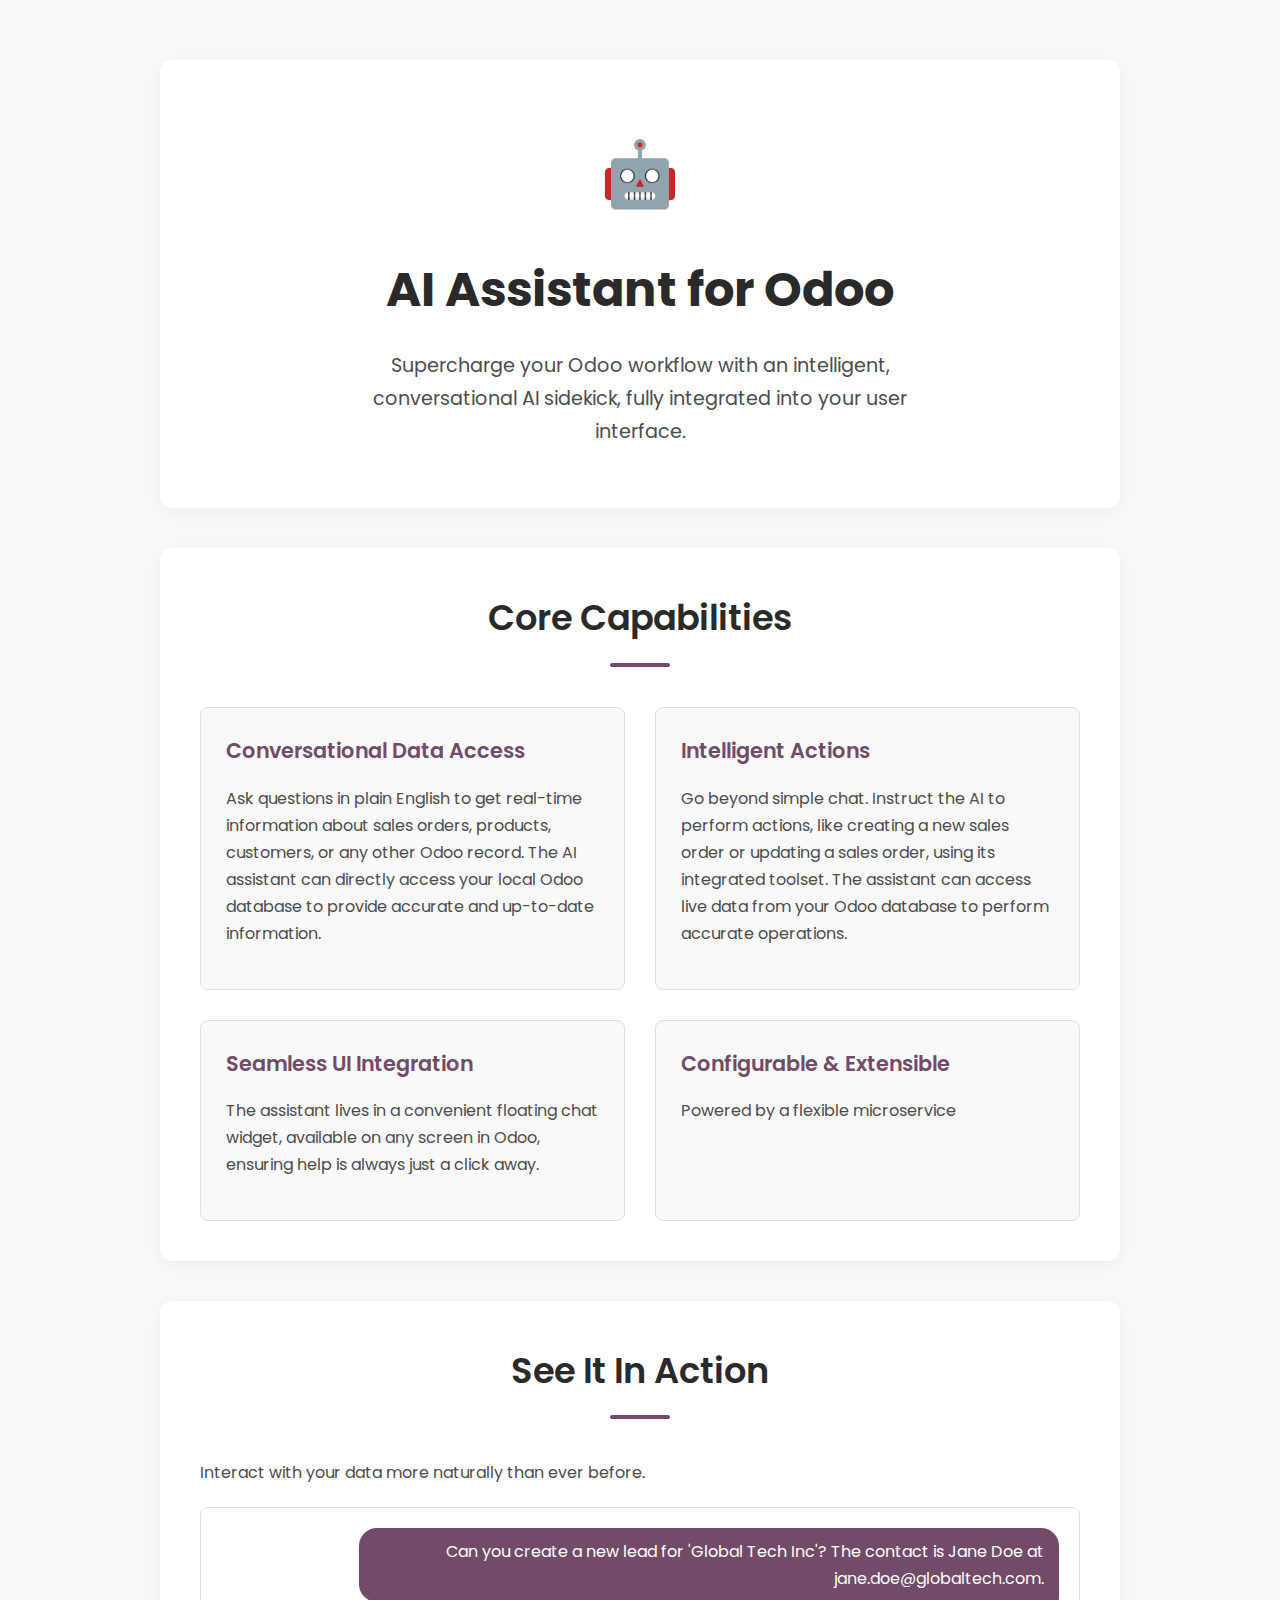
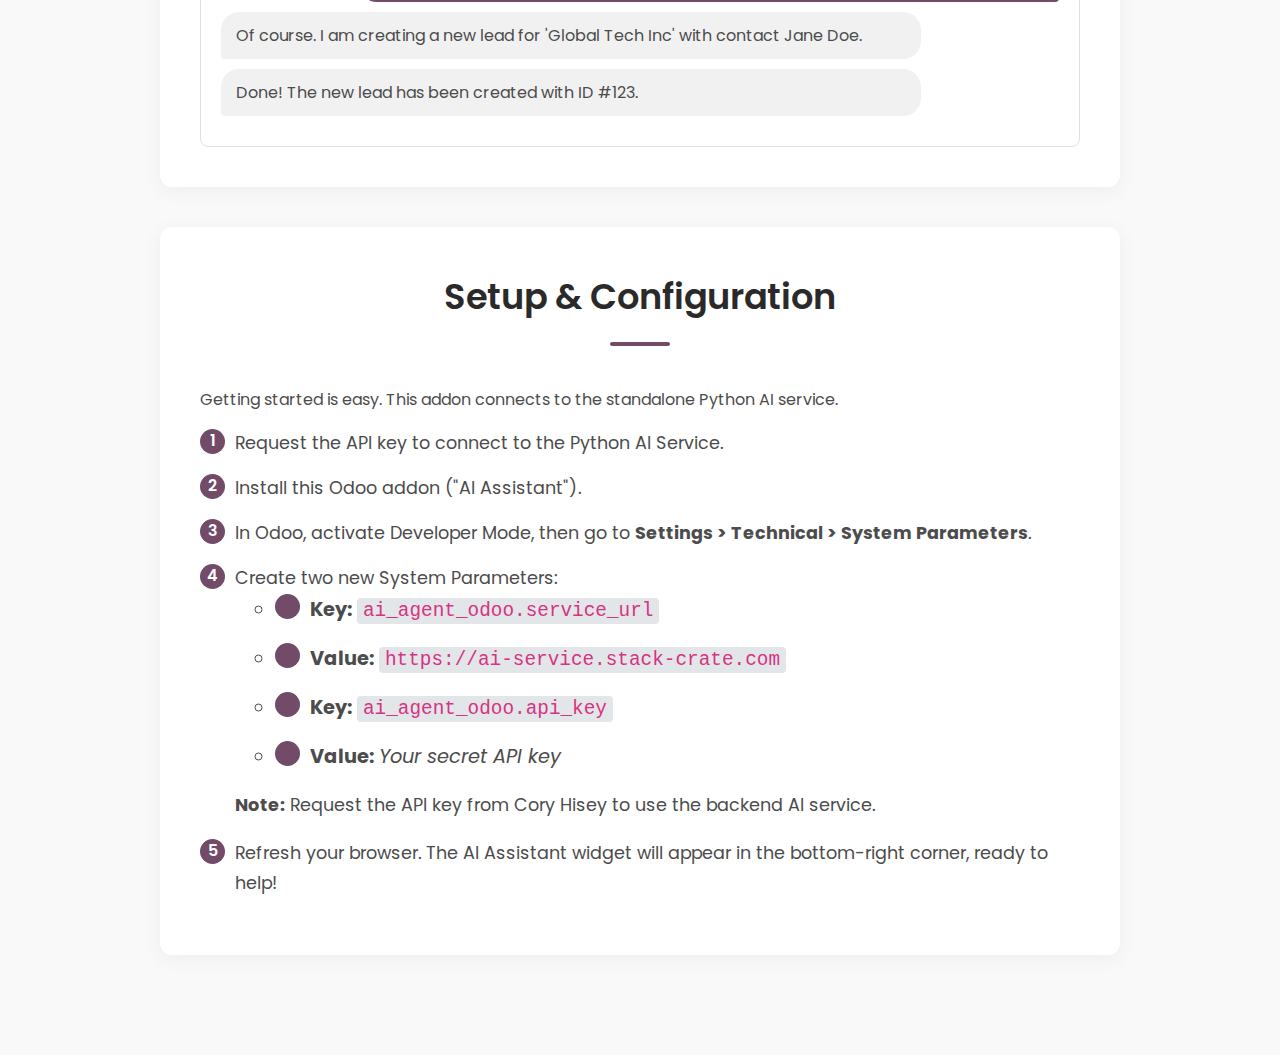
<file: ai_agent_odoo/static/description/index.html>
<!DOCTYPE html>
<html lang="en">
<head>
    <meta charset="UTF-8">
    <meta name="viewport" content="width=device-width, initial-scale=1.0">
    <title>AI Assistant for Odoo</title>
    <link rel="preconnect" href="https://fonts.googleapis.com">
    <link rel="preconnect" href="https://fonts.gstatic.com" crossorigin>
    <link href="https://fonts.googleapis.com/css2?family=Poppins:wght@400;600;700&display=swap" rel="stylesheet">
    <style>
        :root {
            --primary-color: #714B67; /* Odoo-inspired Purple */
            --secondary-color: #27ae60; /* A nice green for success */
            --text-color: #4c4c4c;
            --heading-color: #2a2a2a;
            --bg-color: #f9f9f9;
            --card-bg: #ffffff;
            --border-color: #e0e0e0;
        }

        body {
            font-family: 'Poppins', sans-serif;
            line-height: 1.7;
            color: var(--text-color);
            background-color: var(--bg-color);
            margin: 0;
            padding: 0;
        }

        .container {
            max-width: 960px;
            margin: 40px auto;
            padding: 20px;
        }

        .hero {
            text-align: center;
            padding: 60px 20px;
            background-color: var(--card-bg);
            border-radius: 12px;
            box-shadow: 0 4px 20px rgba(0, 0, 0, 0.05);
            margin-bottom: 40px;
        }

        .hero h1 {
            font-size: 3em;
            font-weight: 700;
            color: var(--heading-color);
            margin: 0;
        }

        .hero .icon {
            font-size: 4em;
            color: var(--primary-color);
            margin-bottom: 20px;
        }

        .hero p {
            font-size: 1.2em;
            color: var(--text-color);
            max-width: 600px;
            margin: 20px auto 0;
        }
        
        section {
            background: var(--card-bg);
            padding: 40px;
            border-radius: 12px;
            box-shadow: 0 4px 20px rgba(0, 0, 0, 0.05);
            margin-bottom: 40px;
        }

        h2 {
            font-size: 2.2em;
            font-weight: 600;
            color: var(--heading-color);
            text-align: center;
            margin-top: 0;
            margin-bottom: 40px;
            position: relative;
        }
        
        h2::after {
            content: '';
            display: block;
            width: 60px;
            height: 4px;
            background-color: var(--primary-color);
            border-radius: 2px;
            margin: 15px auto 0;
        }

        .features-grid {
            display: grid;
            grid-template-columns: repeat(auto-fit, minmax(280px, 1fr));
            gap: 30px;
        }

        .feature-card {
            background-color: var(--bg-color);
            padding: 25px;
            border-radius: 8px;
            border: 1px solid var(--border-color);
            transition: transform 0.3s ease, box-shadow 0.3s ease;
        }

        .feature-card:hover {
            transform: translateY(-5px);
            box-shadow: 0 8px 25px rgba(0, 0, 0, 0.08);
        }

        .feature-card h3 {
            font-size: 1.3em;
            font-weight: 600;
            color: var(--primary-color);
            margin-top: 0;
            margin-bottom: 10px;
        }

        .chat-example {
            border: 1px solid var(--border-color);
            border-radius: 8px;
            margin-top: 20px;
            padding: 20px;
        }
        
        .chat-bubble {
            padding: 10px 15px;
            border-radius: 18px;
            max-width: 80%;
            margin-bottom: 10px;
        }
        
        .user-bubble {
            background-color: var(--primary-color);
            color: white;
            margin-left: auto;
            text-align: right;
            border-bottom-right-radius: 4px;
        }

        .ai-bubble {
            background-color: #f1f1f1;
            color: var(--text-color);
            margin-right: auto;
            border-bottom-left-radius: 4px;
        }
        
        .setup-steps {
            list-style: none;
            padding-left: 0;
        }
        
        .setup-steps li {
            position: relative;
            padding-left: 35px;
            margin-bottom: 15px;
            font-size: 1.1em;
        }
        
        .setup-steps li::before {
            content: attr(data-step);
            position: absolute;
            left: 0;
            top: 0;
            width: 25px;
            height: 25px;
            background-color: var(--primary-color);
            color: white;
            border-radius: 50%;
            font-weight: 600;
            display: flex;
            align-items: center;
            justify-content: center;
            font-size: 0.9em;
        }
        
        code {
            background-color: #e3e6e8;
            padding: 2px 6px;
            border-radius: 4px;
            font-family: 'Courier New', Courier, monospace;
            color: #d63384;
        }
        
    </style>
</head>
<body>
    <div class="container">
        <header class="hero">
            <div class="icon">🤖</div>
            <h1>AI Assistant for Odoo</h1>
            <p>Supercharge your Odoo workflow with an intelligent, conversational AI sidekick, fully integrated into your user interface.</p>
        </header>

        <section id="features">
            <h2>Core Capabilities</h2>
            <div class="features-grid">
                <div class="feature-card">
                    <h3>Conversational Data Access</h3>
                    <p>Ask questions in plain English to get real-time information about sales orders, products, customers, or any other Odoo record. The AI assistant can directly access your local Odoo database to provide accurate and up-to-date information.</p>
                </div>
                <div class="feature-card">
                    <h3>Intelligent Actions</h3>
                    <p>Go beyond simple chat. Instruct the AI to perform actions, like creating a new sales order or updating a sales order, using its integrated toolset. The assistant can access live data from your Odoo database to perform accurate operations.</p>
                </div>
                <div class="feature-card">
                    <h3>Seamless UI Integration</h3>
                    <p>The assistant lives in a convenient floating chat widget, available on any screen in Odoo, ensuring help is always just a click away.</p>
                </div>
                <div class="feature-card">
                    <h3>Configurable & Extensible</h3>
                    <p>Powered by a flexible microservice</p>
                </div>
            </div>
        </section>

        <section id="how-it-works">
            <h2>See It In Action</h2>
            <p>Interact with your data more naturally than ever before.</p>
            <div class="chat-example">
                <div class="chat-bubble user-bubble">
                    Can you create a new lead for 'Global Tech Inc'? The contact is Jane Doe at jane.doe@globaltech.com.
                </div>
                <div class="chat-bubble ai-bubble">
                    Of course. I am creating a new lead for 'Global Tech Inc' with contact Jane Doe.
                </div>
                 <div class="chat-bubble ai-bubble">
                    Done! The new lead has been created with ID #123.
                </div>
            </div>
        </section>

        <section id="setup">
            <h2>Setup & Configuration</h2>
            <p>Getting started is easy. This addon connects to the standalone Python AI service.</p>
            <ol class="setup-steps">
                <li data-step="1">
                    Request the API key to connect to the Python AI Service.
                </li>
                <li data-step="2">
                    Install this Odoo addon ("AI Assistant").
                </li>
                <li data-step="3">
                    In Odoo, activate Developer Mode, then go to <strong>Settings &gt; Technical &gt; System Parameters</strong>.
                </li>
                <li data-step="4">
                    Create two new System Parameters:
                    <ul>
                        <li><strong>Key:</strong> <code>ai_agent_odoo.service_url</code></li>
                        <li><strong>Value:</strong> <code>https://ai-service.stack-crate.com</code></li>
                    </ul>
                    <ul>
                        <li><strong>Key:</strong> <code>ai_agent_odoo.api_key</code></li>
                        <li><strong>Value:</strong> <em>Your secret API key</em></li>
                    </ul>
                    <p><strong>Note:</strong> Request the API key from Cory Hisey to use the backend AI service.</p>
                </li>
                <li data-step="5">
                    Refresh your browser. The AI Assistant widget will appear in the bottom-right corner, ready to help!
                </li>
            </ol>
        </section>
    </div>
</body>
</html>
</file>
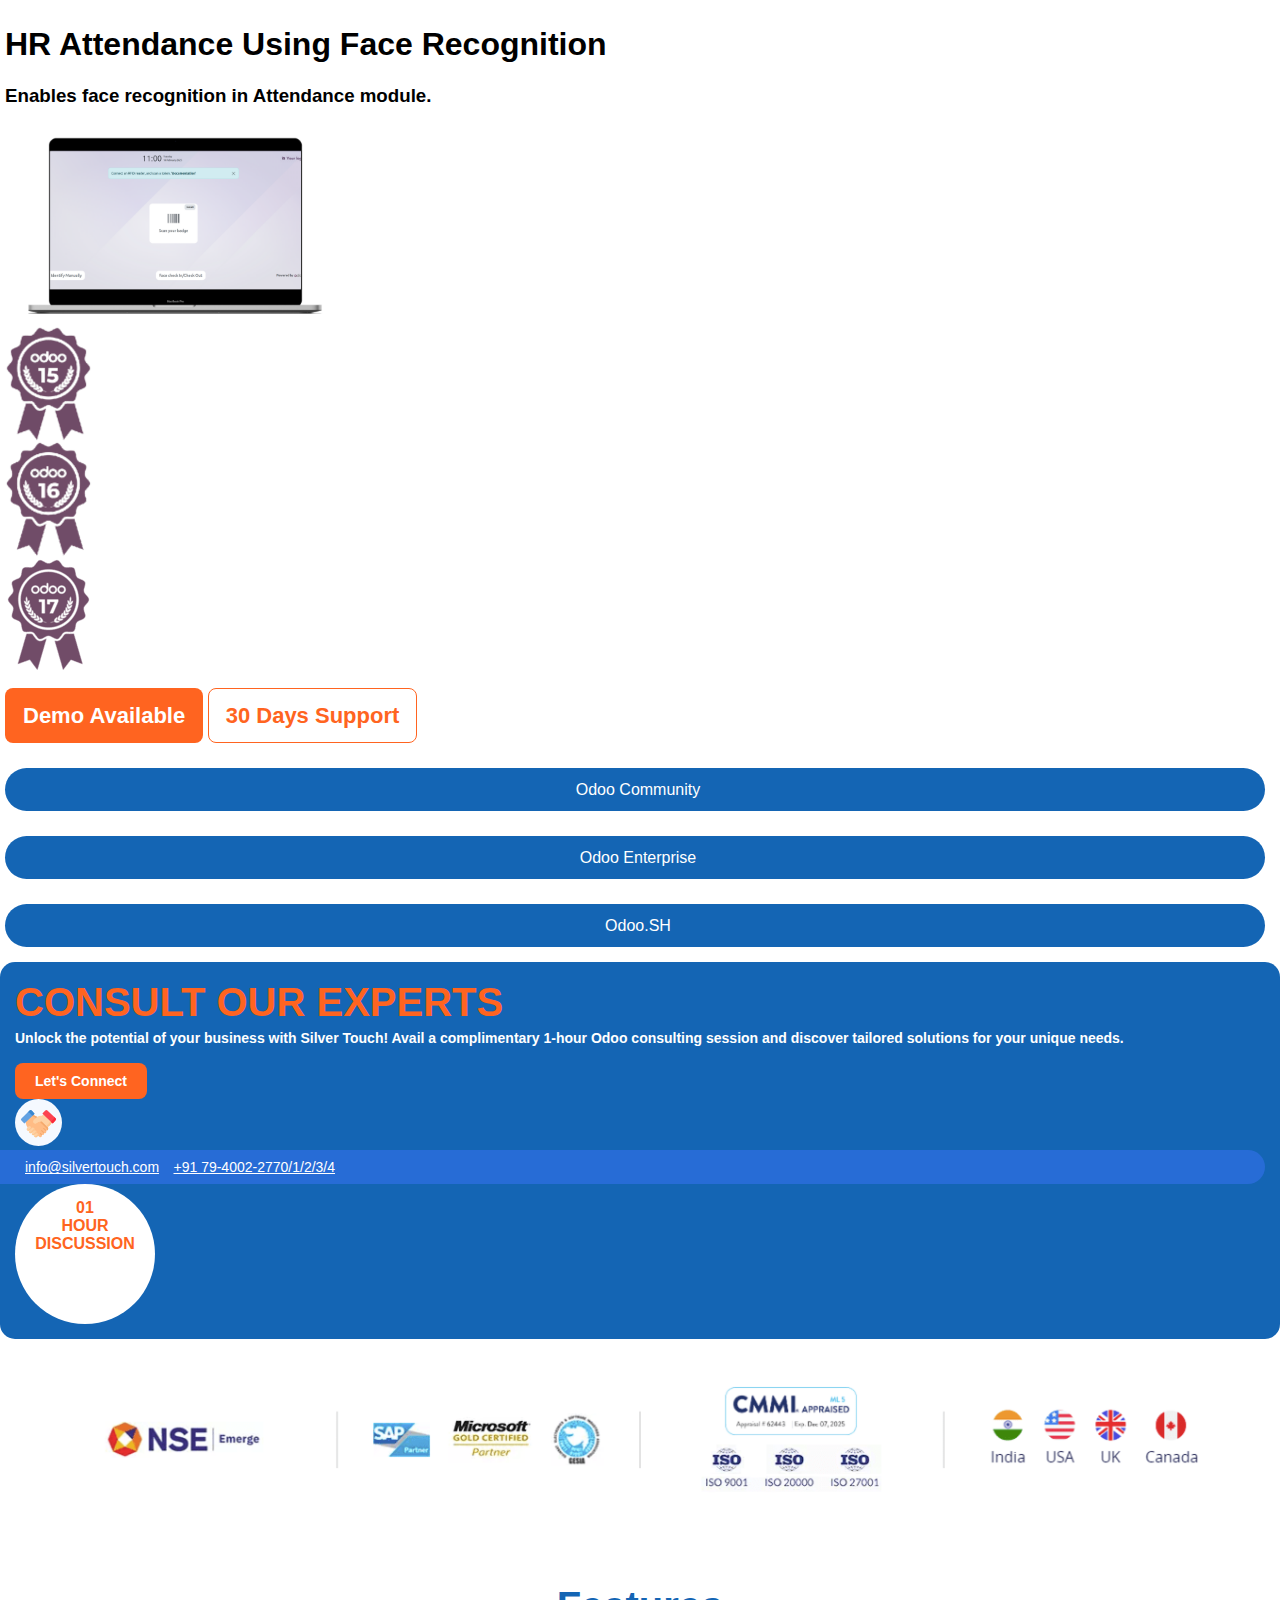
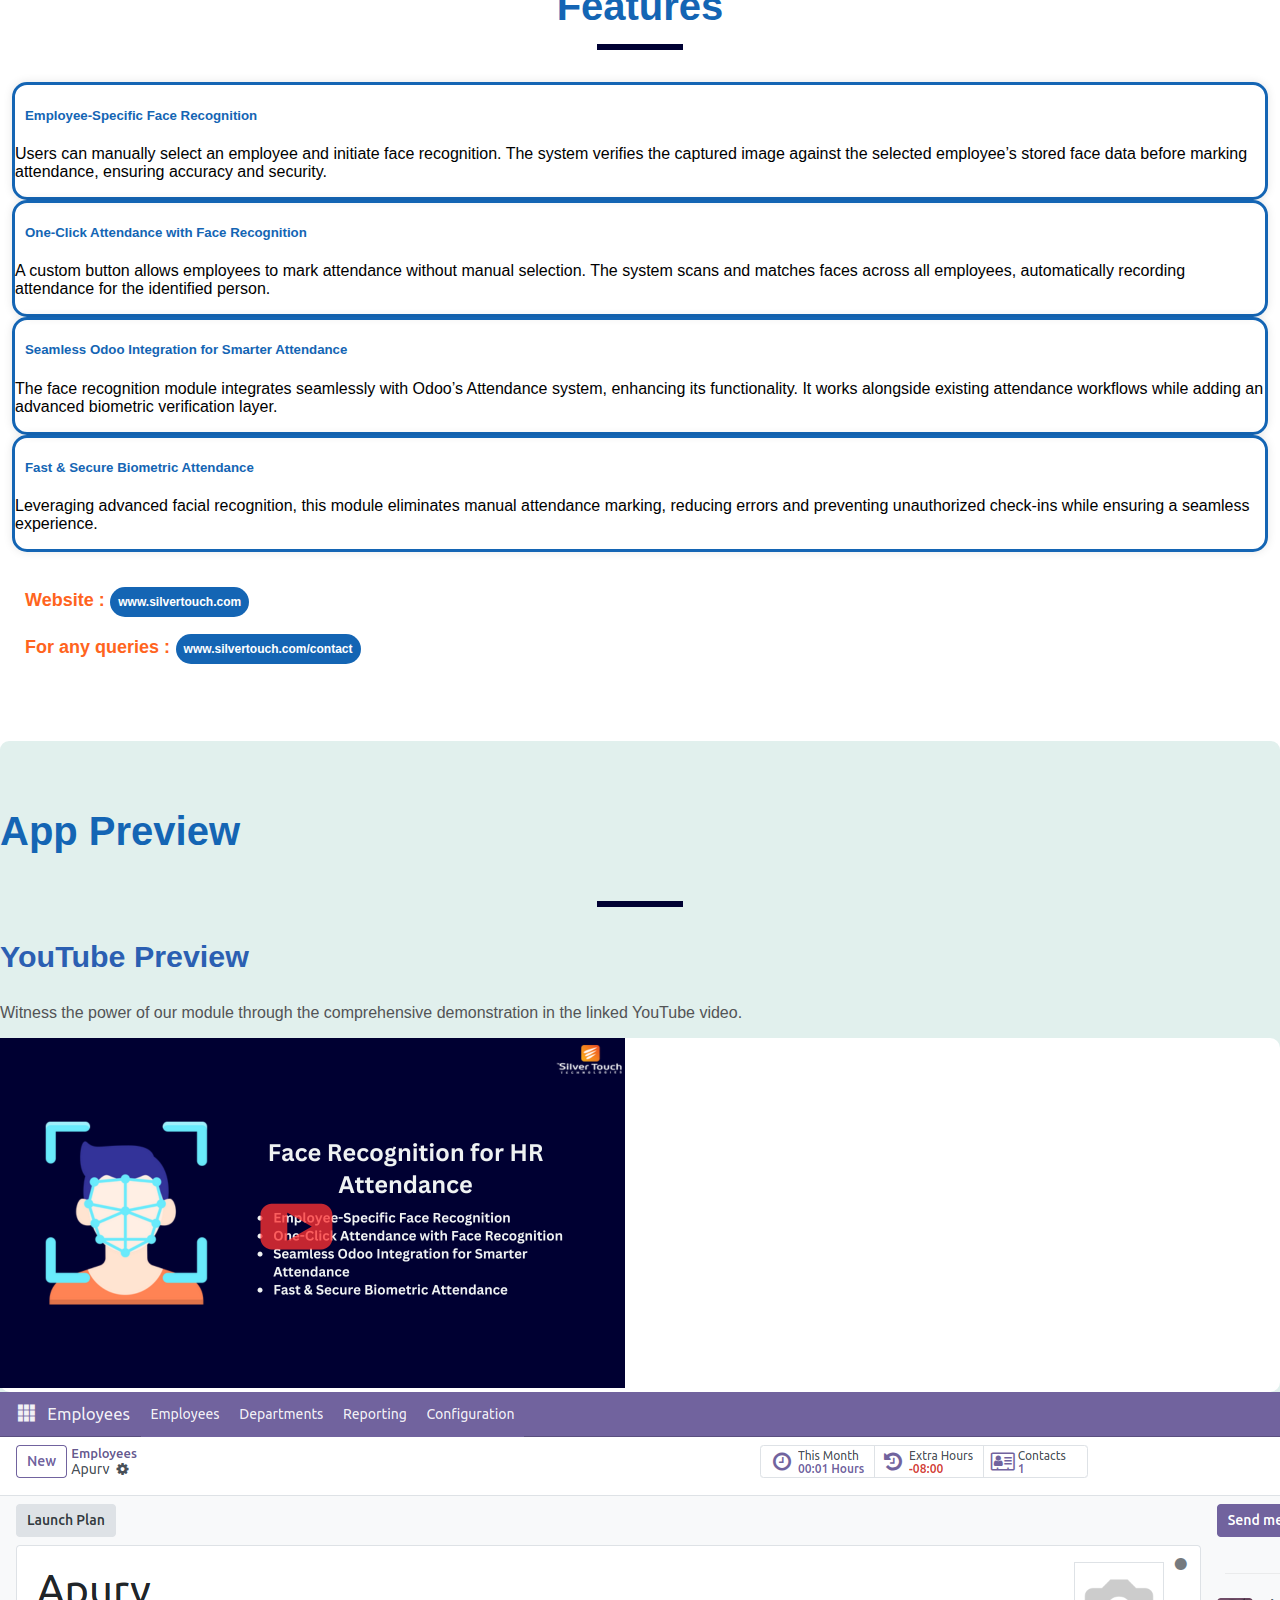
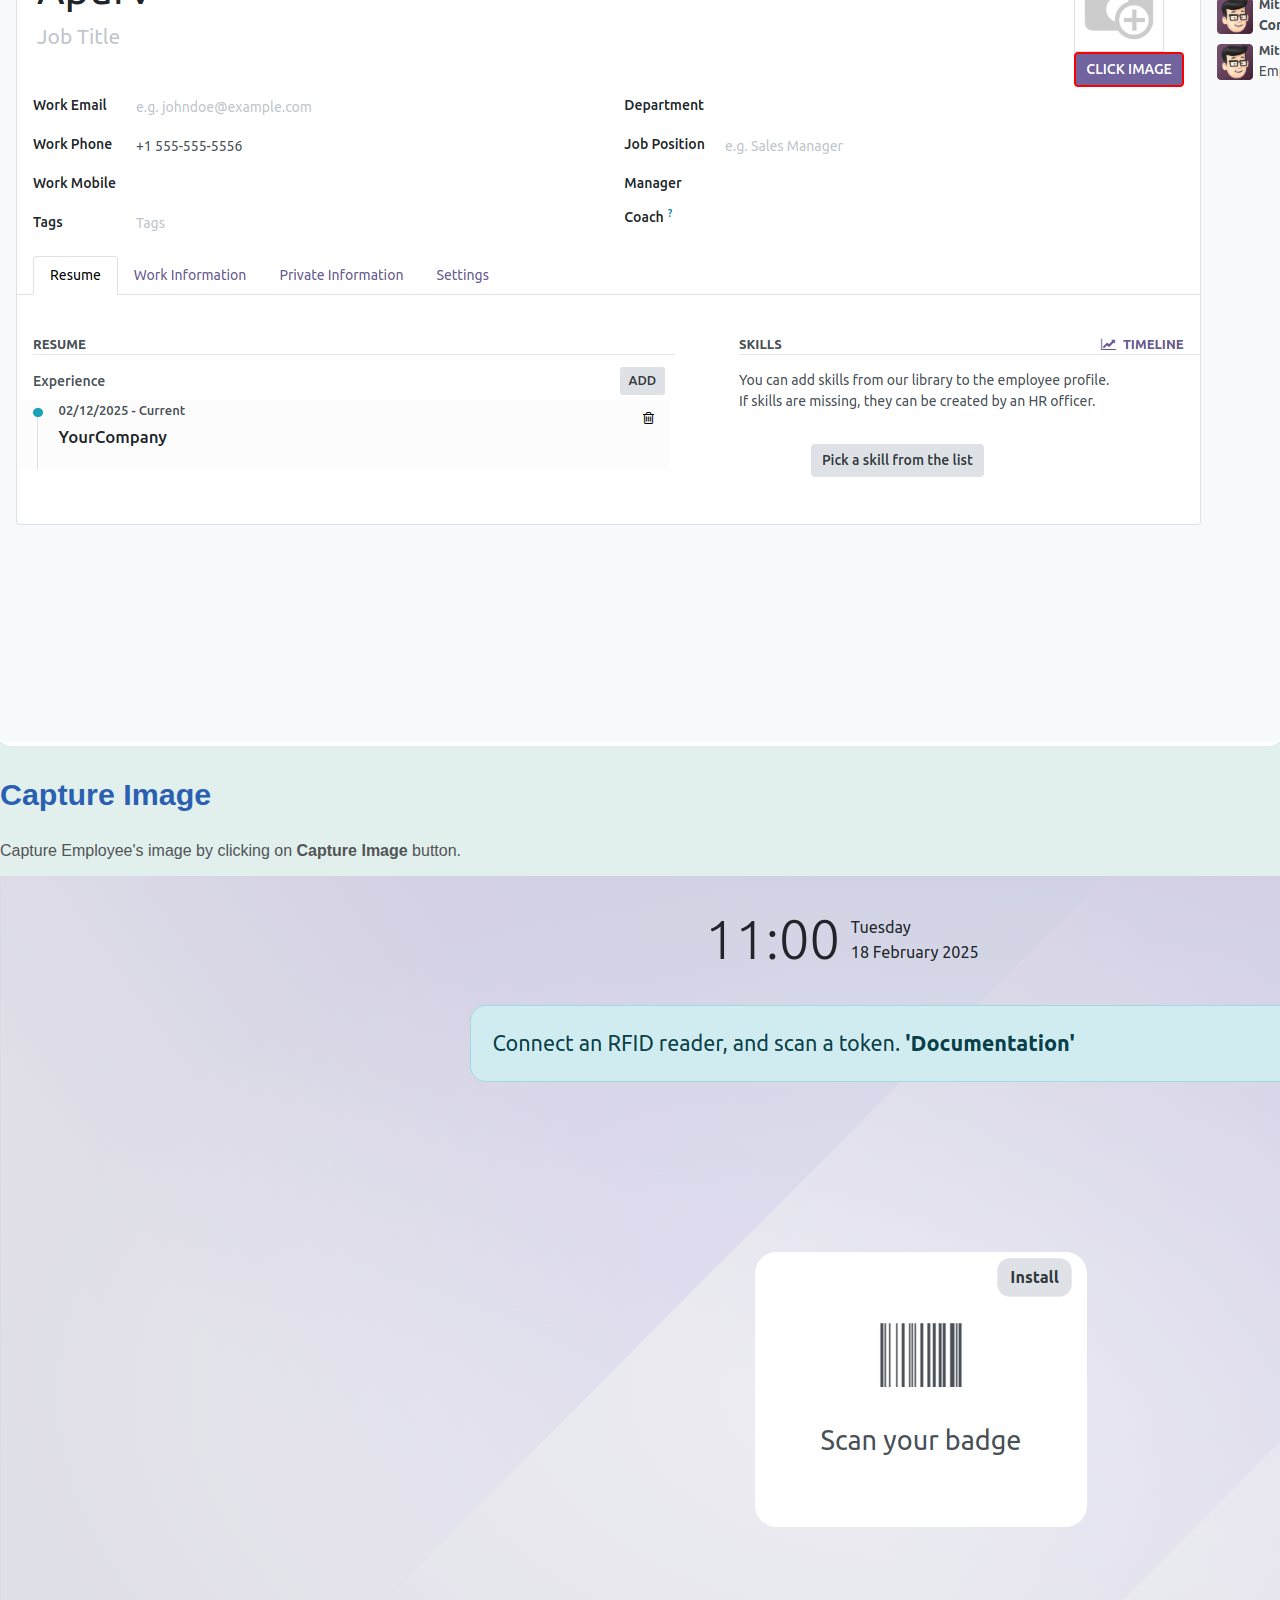
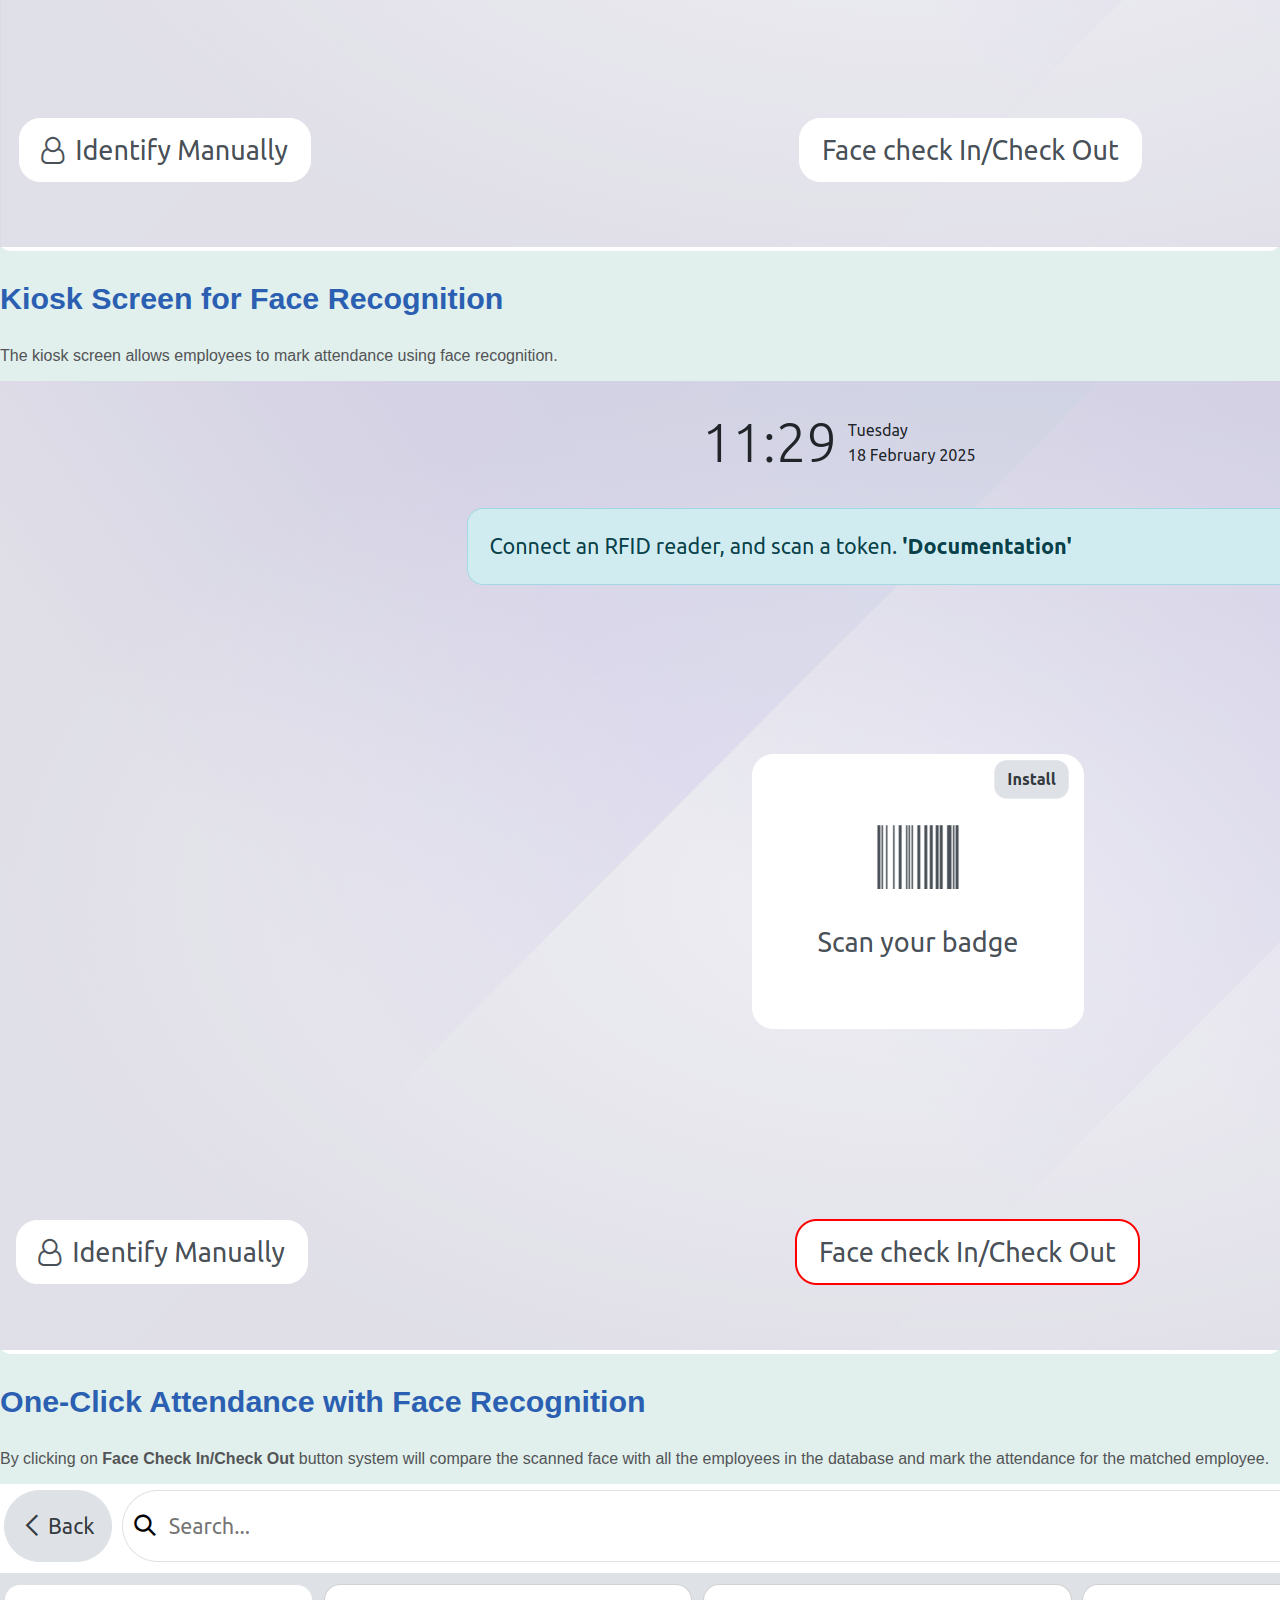
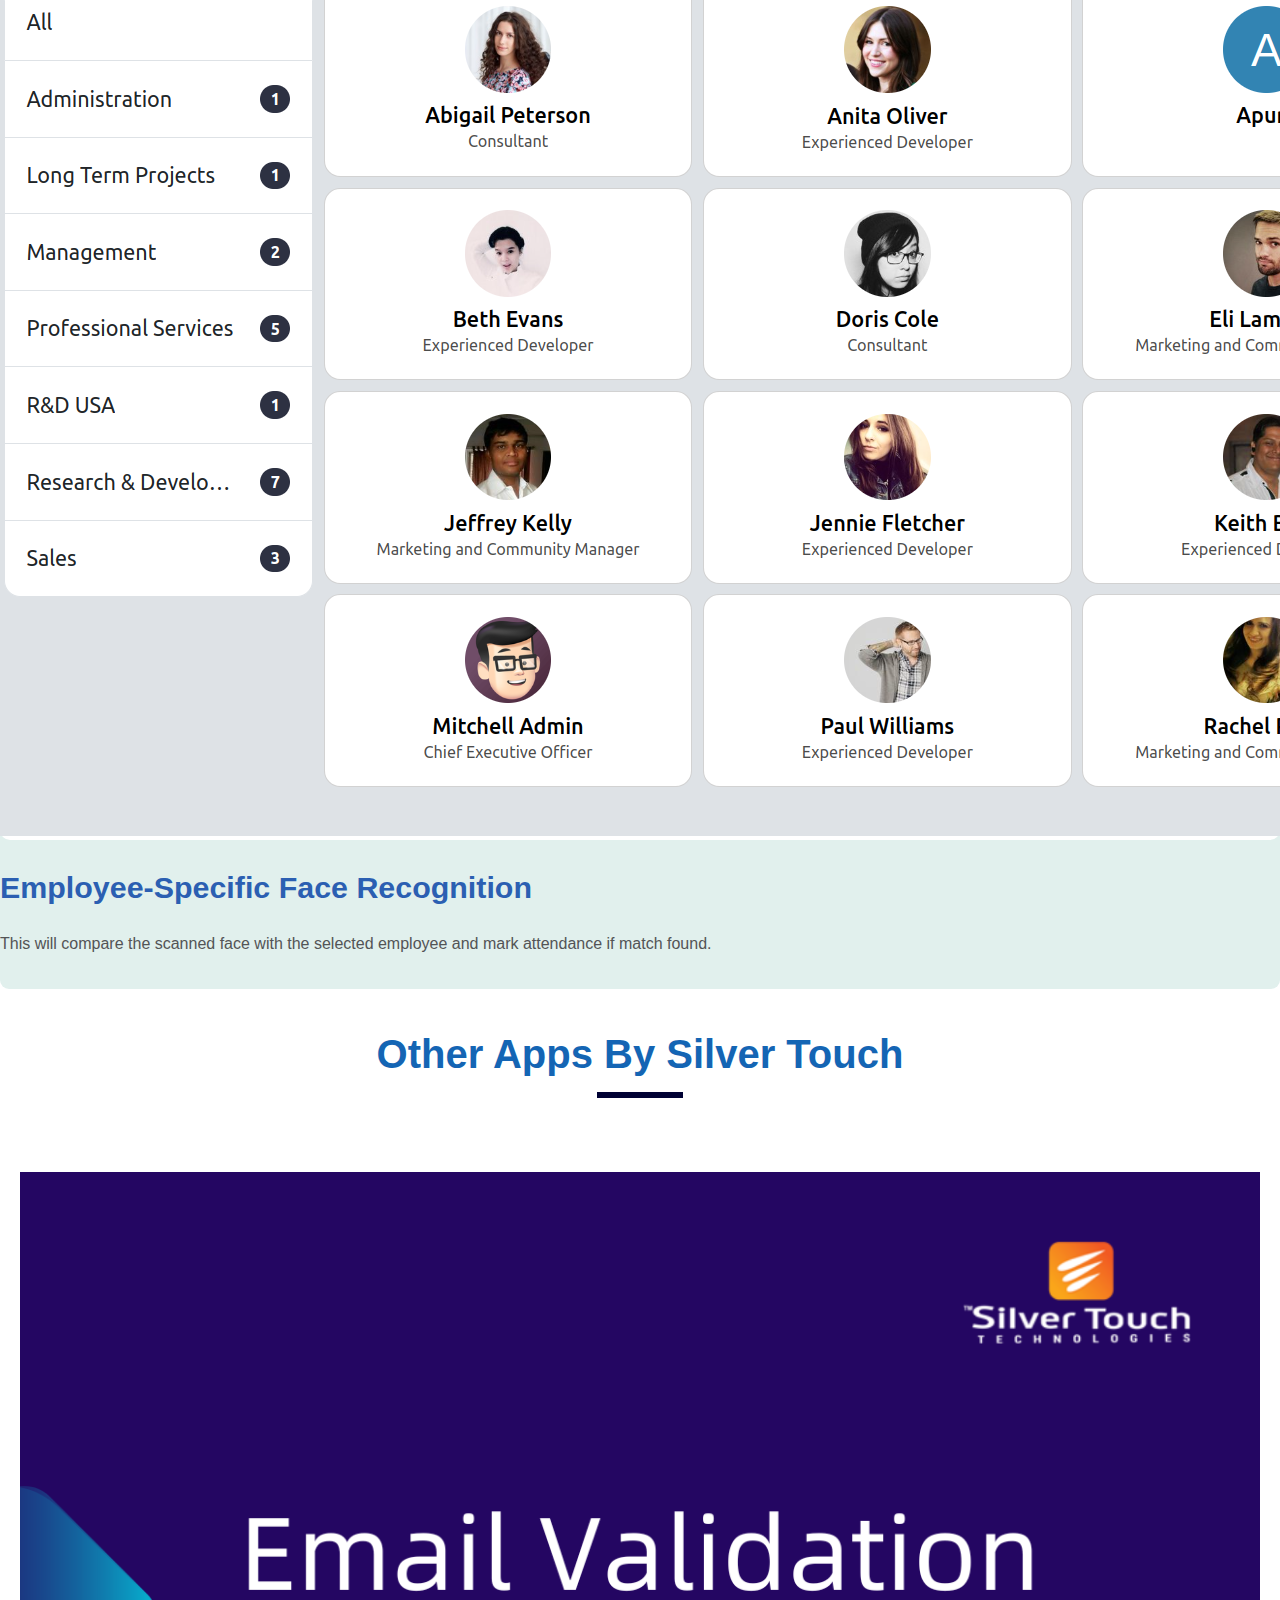
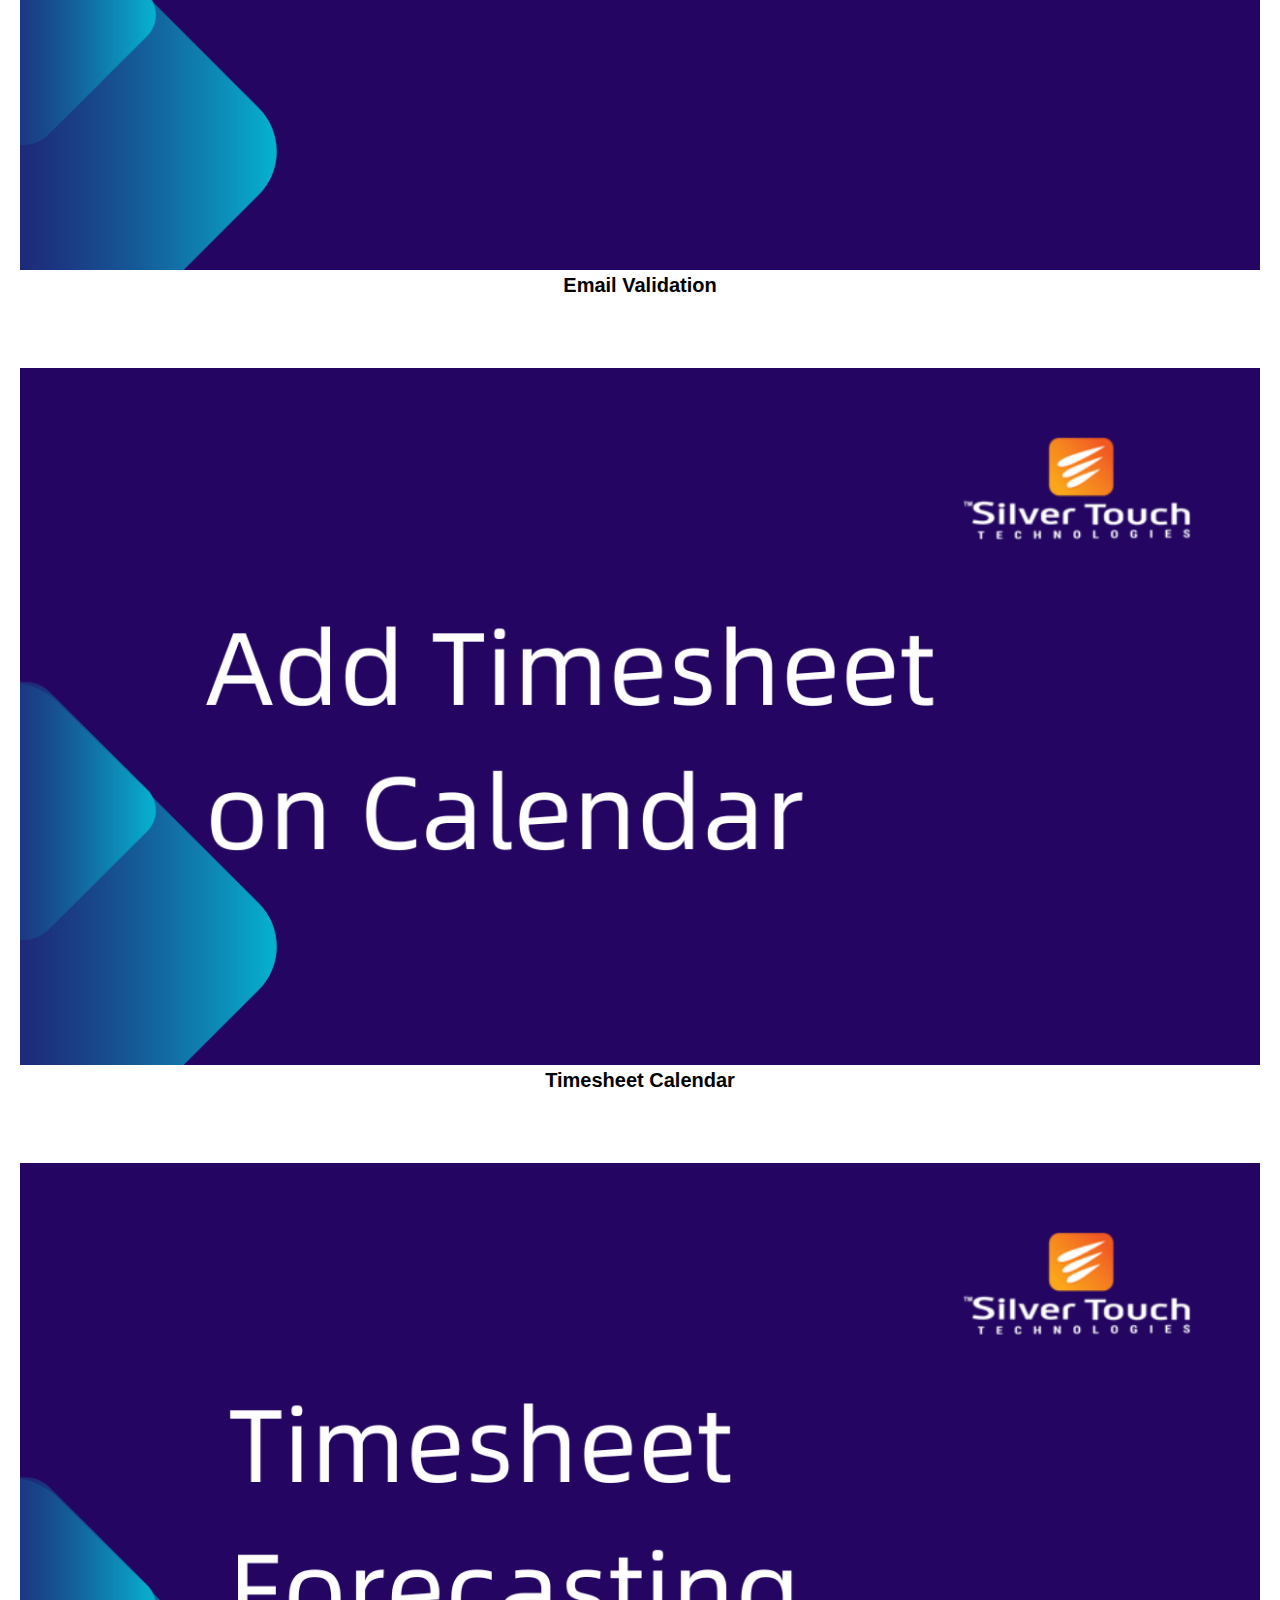
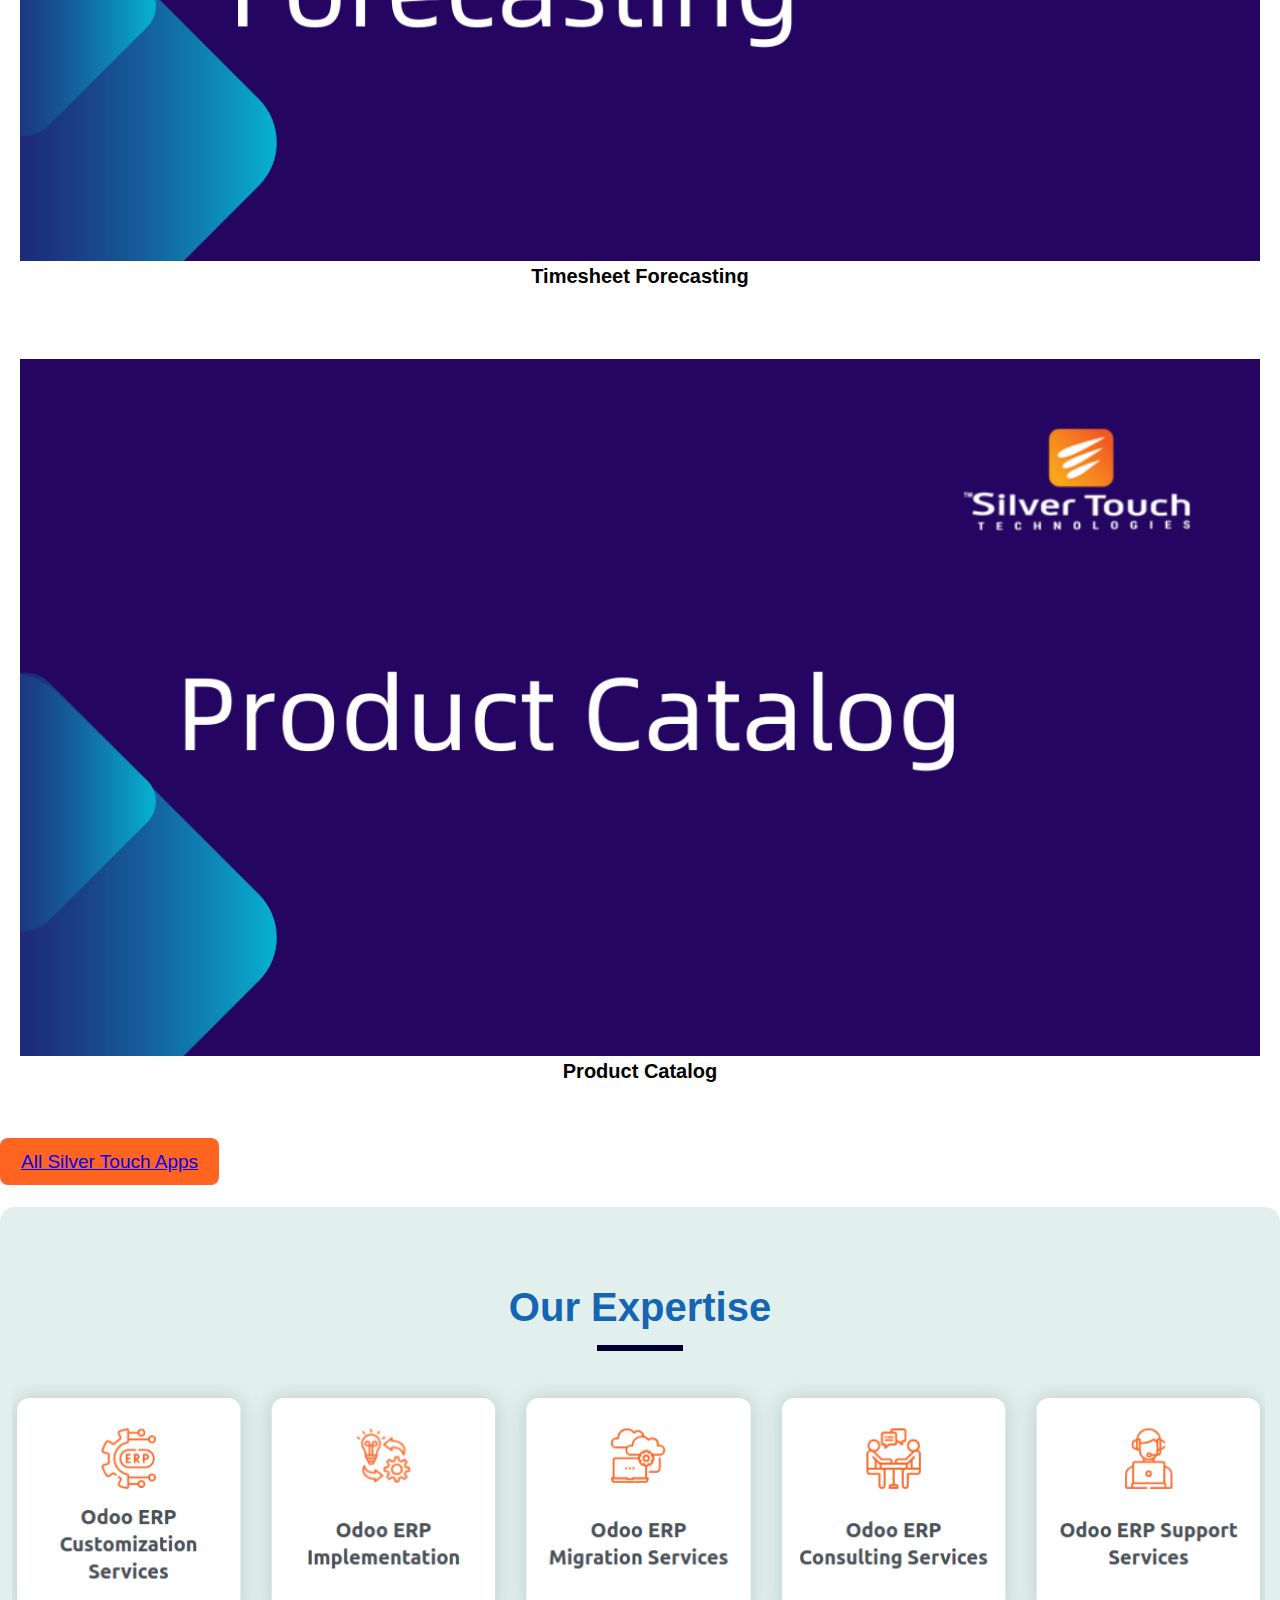
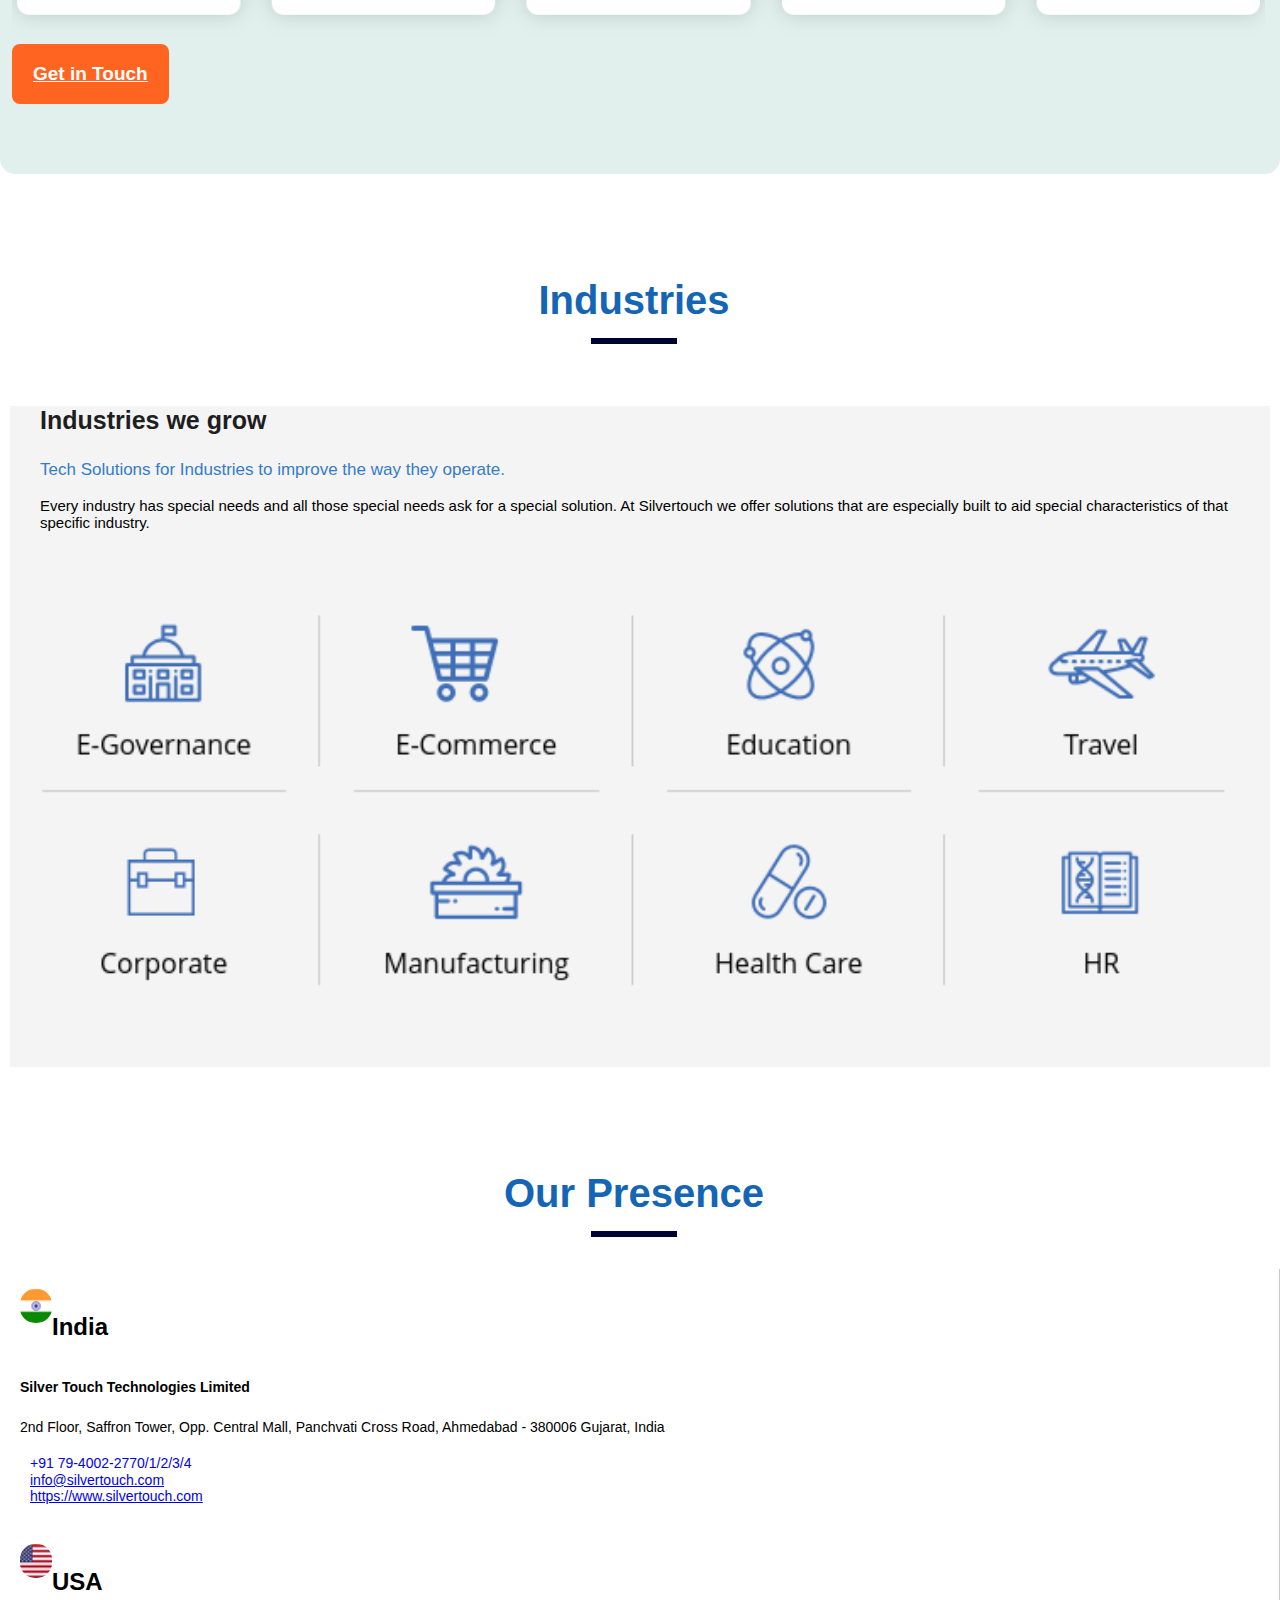
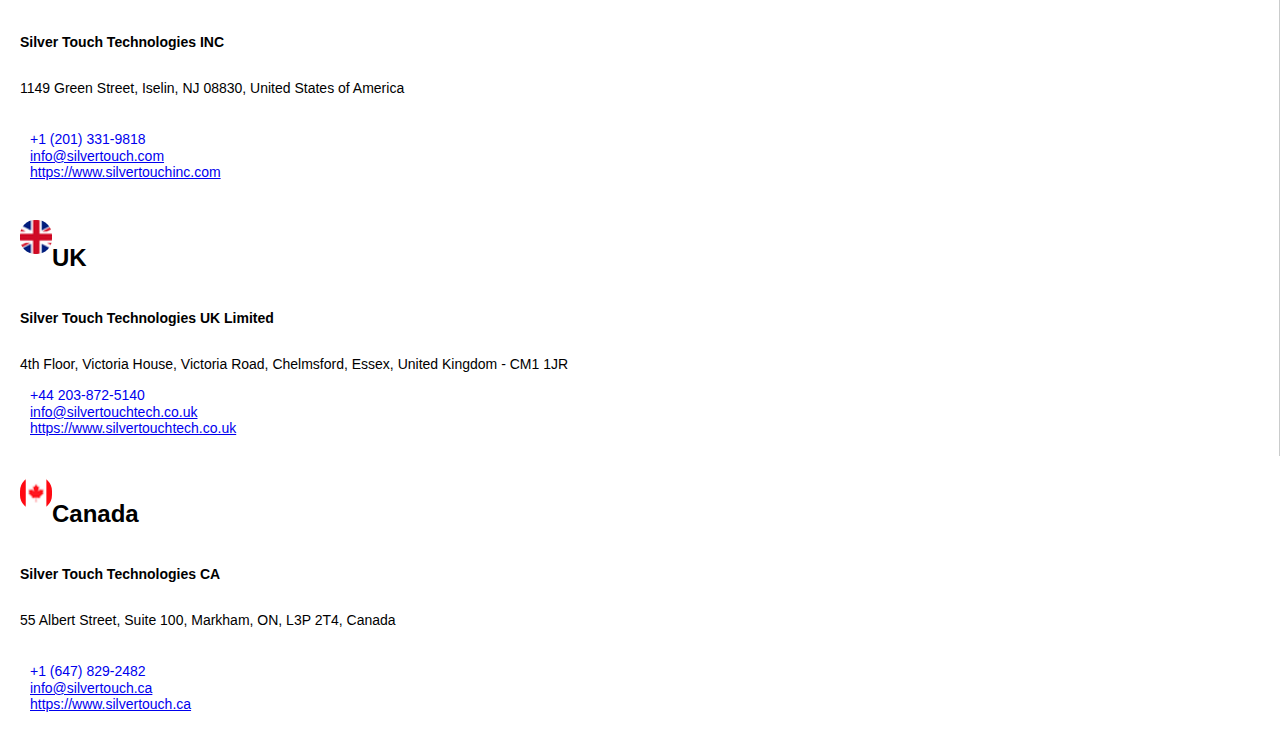
<file: sttl_face_attendance/static/description/index.html>
<!DOCTYPE html>
<html style="box-sizing: border-box;--bs-breakpoint-xs: 0;--bs-breakpoint-sm: 576px;--bs-breakpoint-md: 768px;--bs-breakpoint-lg: 992px;--bs-breakpoint-xl: 1200px;--bs-breakpoint-xxl: 1400px;">
<head style="box-sizing: border-box;">
    <meta charset="utf-8" style="box-sizing: border-box;">
    <meta content="IE=edge" http-equiv="X-UA-Compatible" style="box-sizing: border-box;">
    <title style="box-sizing: border-box;">odoo</title>
    <meta content="width=device-width, initial-scale=1" name="viewport" style="box-sizing: border-box;">
</head>
<body style="box-sizing: border-box;margin: 0;font-family: 'Poppins', sans-serif;font-size: var(--bs-body-font-size);font-weight: var(--bs-body-font-weight);line-height: var(--bs-body-line-height);color: var(--bs-body-color);text-align: var(--bs-body-text-align);background-color: var(--bs-body-bg);-webkit-text-size-adjust: 100%;-webkit-tap-highlight-color: transparent;padding: 0;">

<!-- oddo bussiness start -->
<section class="bussiness space"
         style="overflow-x: hidden; box-sizing: border-box;padding: 70px 0; position: relative; padding:5px;">
    <div class="container-fluid"
         style="margin-right: auto;margin-left: auto;max-width: 1440px;margin: 0 auto;">
        <div>

            <div class="bussiness_content d-flex flex-wrap align-items-center justify-content-between">
                <div class="text-content w-100 w-md-50">
                    <h1 id="portal-title" class="fw-bold text-primary mb-2">HR Attendance Using Face Recognition</h1>
                    <h3 class="mb-3">Enables face recognition in Attendance module.</h3>
                </div>
                <div class="image-content w-md-50 text-md-end text-center mt-3 mt-md-0">
                    <img src="face_recog_laptop.png" alt="Laptop Mockup" class="img-fluid" style="max-width: 350px;">
                </div>
            </div>

            <div class="bussiness_award" style="box-sizing: border-box;">
                <div class="row">
                    <div class="col-3 col-md-1">
                        <img
                            src="image/15.png"
                            style="box-sizing: border-box;vertical-align: middle;max-width: 100%;height: auto;">
                    </div>
                    <div class="col-3 col-md-1">
                        <img
                            src="image/16A.png"
                            style="box-sizing: border-box;vertical-align: middle;max-width: 100%;height: auto;">
                    </div>
                    <div class="col-3 col-md-1">
                        <img
                            src="image/17.png"
                            style="box-sizing: border-box;vertical-align: middle;max-width: 100%;height: auto;">
                    </div>
                </div>
            </div>
            <div class="bussiness_btn row" style="box-sizing: border-box; margin: 15px 0;">
                <a class="orange_btn  btn btn-block mb-2 " href="#"
                   style="box-sizing: border-box; text-decoration: none; color: #ffff; transition: 0.5s all ease-out; display: inline-block; padding: 13px 17px; font-size: 22px; line-height: 27px; font-weight: 600; background-color: #ff6420; border-radius: 8px; border: 1px solid transparent; position: relative;">
                    Demo Available
                </a>
                <a class="trans_btn btn btn-block " href="#"
                   style="box-sizing: border-box; text-decoration: none; color: #ff6420; transition: 0.5s all ease-out; display: inline-block; padding: 13px 17px; font-size: 22px; line-height: 27px; font-weight: 600; background: transparent; border: 1px solid #ff6420; border-radius: 8px;">
                    30 Days Support
                </a>
            </div>
            <div class="bussiness_suggest d-md-flex justify-content-start align-items-center"
                 style="box-sizing: border-box;">
                <div class="suggestion"
                     style="box-sizing: border-box;display: flex;align-items: center;justify-content: center;padding: 9px 18px;border-radius: 25px;background-color: #1465b4;color: #fff;margin-right: 10px;margin-top: 25px;font-size: 16px;line-height: 22px;">
                    <div class="sug_icon" style="box-sizing: border-box;padding-right: 6px;">
                        <i class="fa fa-check-circle" style="box-sizing: border-box;"></i>
                    </div>
                    <span style="box-sizing: border-box;font-size: 16px;line-height: 25px;font-weight: 400;">Odoo Community</span>
                </div>
                <div class="suggestion"
                     style="box-sizing: border-box;display: flex;align-items: center;justify-content: center;padding: 9px 18px;border-radius: 25px;background-color: #1465b4;color: #fff;margin-right: 10px;margin-top: 25px;font-size: 16px;line-height: 22px;">
                    <div class="sug_icon" style="box-sizing: border-box;padding-right: 6px;">
                        <i class="fa fa-check-circle" style="box-sizing: border-box;"></i>
                    </div>
                    <span style="box-sizing: border-box;font-size: 16px;line-height: 25px;font-weight: 400;">Odoo Enterprise</span>
                </div>
                <div class="suggestion"
                     style="box-sizing: border-box;display: flex;align-items: center;justify-content: center;padding: 9px 18px;border-radius: 25px;background-color: #1465b4;color: #fff;margin-right: 10px;margin-top: 25px;font-size: 16px;line-height: 22px;">
                    <div class="sug_icon" style="box-sizing: border-box;padding-right: 6px;">
                        <i class="fa fa-check-circle" style="box-sizing: border-box;"></i>
                    </div>
                    <span style="box-sizing: border-box;font-size: 16px;line-height: 25px;font-weight: 400;">Odoo.SH</span>
                </div>
            </div>
        </div>
    </div>
    <div class="col-md-12"
         style="box-sizing: border-box;flex-shrink: 0;width: 50%;padding-right: calc(var(--bs-gutter-x) * 0.5);padding-left: calc(var(--bs-gutter-x) * 0.5);margin-top: var(--bs-gutter-y);">


    </div>
</section>

<!-- oddo bussiness end -->
<!-- consultion start -->
<section class="consultion d-flex flex-wrap align-items-center justify-content-between"
         style="overflow-x: hidden; position: relative; margin-top: 10px; background-color: #1465b4; padding: 15px; border-radius: 15px;">

    <div class="cons_text w-100 w-md-75">
        <h2 style="margin-top: 0; margin-bottom: 2px; font-weight: 400; line-height: 50px; font-size: 40px; color: #fff;">
            <strong style="font-weight: bolder; color: #ff6420;">CONSULT OUR EXPERTS</strong>
        </h2>
        <p style="color: white; margin-top: 0; margin-bottom: 1rem; font-size: 14px; line-height: 18px; font-weight: 600;">
            Unlock the potential of your business with Silver Touch! Avail a complimentary 1-hour Odoo consulting
            session and discover tailored solutions for your unique needs.
        </p>

        <div class="cons_info d-flex flex-wrap align-items-center">
    <div class="cons_btn me-3 mb-3 mb-md-0">
        <a class="orange_btn" href="mailto:info@silvertouch.com"
           style="text-decoration: none; color: #fff; background-color: #ff6420; border-radius: 8px; padding: 10px 20px; font-size: 14px; font-weight: bold; display: inline-block;">
            Let's Connect
        </a>
    </div>
    <div class="cons_con_details d-flex align-items-center">
        <div style="position: relative; z-index: 2;">
            <img src="image/support.svg" style="max-width: 100%; height: auto;">
        </div>
        <div style="padding: 8px 12px 8px 35px; background: #276CD6; border-radius: 0 19px 19px 0; margin-left: -25px;">
            <span style="font-size: 14px; line-height: 18px; display: inline-block; margin-right: 10px;">
                <i class="fa fa-envelope" style="color:white"></i>
                <a href="mailto:info@silvertouch.com" style="color: #FFF; font-size: 14px; transition: 0.5s;">info@silvertouch.com</a>
            </span>
            <span style="font-size: 14px; line-height: 18px; display: inline-block;">
                <i class="fa fa-phone" style="color:white"></i>
                <a href="skype:+91 79-4002-2770/1/2/3/4?chat"
                   style="color: #FFF; font-size: 14px; transition: 0.5s;">+91 79-4002-2770/1/2/3/4</a>
            </span>
        </div>
    </div>
</div>

    </div>

    <div class="one_circle_hours d-flex justify-content-center align-items-center w-100 w-md-auto mt-3 mt-md-0"
         style="background-color: #fff; width: 110px; height: 110px; border-radius: 100px; padding: 15px; text-align: center;">
        <span style="color: #ff6420; font-size: 16px; font-weight: bold;">
            01<br>HOUR<br>DISCUSSION
        </span>
    </div>
</section>
<!-- consultion end -->
<section class="oe_container" style="overflow-x: hidden; margin-top: 2rem !important;">
    <div class="container"
         style="box-sizing: border-box;--bs-gutter-x: 1.5rem;--bs-gutter-y: 0;width: 100%;padding-right: calc(var(--bs-gutter-x)  0.5);padding-left: calc(var(--bs-gutter-x)  0.5);margin-right: auto;margin-left: auto;max-width: 1440px;margin: 0 auto;">
        <div style="width: 100%;">
            <img src="assets/icons/footer.png" alt="Silver Touch Footer" width="100%"/>
        </div>
    </div>
</section>
<!-- features start -->
<section class="features" style="box-sizing: border-box; padding: 70px 0;">
    <div class="container"
         style="box-sizing: border-box;--bs-gutter-x: 1.5rem;--bs-gutter-y: 0;width: 100%;padding-right: calc(var(--bs-gutter-x) * 0.5);padding-left: calc(var(--bs-gutter-x) * 0.5);margin-right: auto;margin-left: auto;max-width: 1440px;margin: 0 auto;">
        <div class="row"
             style="box-sizing: border-box;--bs-gutter-x: 1.5rem;--bs-gutter-y: 0;display: flex;flex-wrap: wrap;margin-top: calc(-1 * var(--bs-gutter-y));margin-right: calc(-0.5 * var(--bs-gutter-x));margin-left: calc(-0.5 * var(--bs-gutter-x));">
            <div class="col-md-12"
                 style="box-sizing: border-box;flex-shrink: 0;width: 100%;max-width: 100%;padding-right: calc(var(--bs-gutter-x) * 0.5);padding-left: calc(var(--bs-gutter-x) * 0.5);margin-top: var(--bs-gutter-y);">
                <div class="title_text " style="box-sizing: border-box;">
                    <h3 class="text-center"
                        style="box-sizing: border-box;margin-top: 0;margin-bottom: 0.5rem;font-weight: 700;line-height: 60px;color: #1465b4;font-size: 40px;text-align: center;">
                        Features</h3>
                    <center>
                        <hr
                            style="border: 3px solid #000133 !important; background-color: #000133 !important; width: 80px !important; margin-bottom: 2rem !important;"/>
                    </center>
                </div>
                <div class="row">
                    <!-- View Leave Allocations -->
                    <div class="col-12 col-sm-6 mt-3 mb-3"
                         style="padding: 0px; border: 3px solid #1465b4; border-radius: 15px; box-shadow: 0 0 10px rgba(0, 0, 0, 0.1);">
                        <div class="card-deck" style="height: 100%">
                            <div class="card-body p-2" style="height: 100%">
                                <h5 class="card-title p-2" style="color: #1465b4;">
                                    <i class="fa fa-arrow-right" style="margin-right: 10px;"></i>Employee-Specific Face Recognition
                                </h5>
                                <p class="card-text">
                                    Users can manually select an employee and initiate face recognition. The system verifies the captured image 
                                    against the selected employee’s stored face data before marking attendance, ensuring accuracy and security.
                                </p>
                            </div>
                        </div>
                    </div>

                    <!-- Request New Leave Allocations -->
                    <div class="col-12 col-sm-6 mt-3 mb-3"
                         style="padding: 0px; border: 3px solid #1465b4; border-radius: 15px; box-shadow: 0 0 10px rgba(0, 0, 0, 0.1);">
                        <div class="card-deck" style="height: 100%">
                            <div class="card-body p-2" style="height: 100%">
                                <h5 class="card-title p-2" style="color: #1465b4;">
                                    <i class="fa fa-arrow-right" style="margin-right: 10px;"></i>One-Click Attendance with Face Recognition
                                </h5>
                                <p class="card-text">
                                    A custom button allows employees to mark attendance without manual selection. The system scans and matches 
                                    faces across all employees, automatically recording attendance for the identified person.    
                                </p>
                            </div>
                        </div>
                    </div>

                    <!-- View Leave History -->
                    <div class="col-12 col-sm-6 mt-3 mb-3"
                         style="padding: 0px; border: 3px solid #1465b4; border-radius: 15px; box-shadow: 0 0 10px rgba(0, 0, 0, 0.1);">
                        <div class="card-deck" style="height: 100%">
                            <div class="card-body p-2" style="height: 100%">
                                <h5 class="card-title p-2" style="color: #1465b4;">
                                    <i class="fa fa-arrow-right" style="margin-right: 10px;"></i>Seamless Odoo Integration for Smarter Attendance
                                </h5>
                                <p class="card-text">
                                    The face recognition module integrates seamlessly with Odoo’s Attendance system, enhancing its functionality. 
                                    It works alongside existing attendance workflows while adding an advanced biometric verification layer.    
                                </p>
                            </div>
                        </div>
                    </div>

                    <!-- Apply for New Leaves -->
                    <div class="col-12 col-sm-6 mt-3 mb-3"
                         style="padding: 0px; border: 3px solid #1465b4; border-radius: 15px; box-shadow: 0 0 10px rgba(0, 0, 0, 0.1);">
                        <div class="card-deck" style="height: 100%">
                            <div class="card-body p-2" style="height: 100%">
                                <h5 class="card-title p-2" style="color: #1465b4;">
                                    <i class="fa fa-arrow-right" style="margin-right: 10px;"></i>Fast & Secure Biometric Attendance
                                </h5>
                                <p class="card-text">
                                    Leveraging advanced facial recognition, this module eliminates manual attendance marking, reducing errors 
                                    and preventing unauthorized check-ins while ensuring a seamless experience.    
                                </p>
                            </div>
                        </div>
                    </div>
                </div>

                <div class="row" style="margin-top: 25px;">
                    <!-- Website info -->
                    <div class="col-12 col-md-5 d-flex justify-content-center align-items-center mb-3 mb-md-0"
                         style="padding: 13px; color: #ff6420; font-size: 20px; line-height: 18px; font-weight: bold;">
                        <span style="font-size: 18px;">Website :</span>
                        <span style="font-size: 12px; padding: 8px; border-radius: 15px; color: white; background-color: #1465b4;"
                              class="ms-2">
                            www.silvertouch.com
                        </span>
                    </div>

                    <!-- Empty column for spacing on larger screens -->
                    <div class="col-1 d-none d-md-block"></div>

                    <div class="col-12 col-md-5 d-flex justify-content-center align-items-center mb-3 mb-md-0"
                         style="padding: 13px; color: #ff6420; font-size: 20px; line-height: 18px; font-weight: bold;">
                        <span style="font-size: 18px;">For any queries :</span>
                        <span class="ms-2" style="font-size: 12px; padding: 8px; border-radius: 15px; color: white; background-color: #1465b4;">
                              www.silvertouch.com/contact
                        </span>
                    </div>
                </div>
            </div>
        </div>
    </div>
</section>

<!-- features end -->

<!-- screenshots start -->
<section class="screenshots"
         style="overflow-x: hidden; box-sizing: border-box;background-color: #e1f0ed; padding: 20px 0; border-radius:9px;">
    <div class="container"
         style="box-sizing: border-box;max-width: 1440px;margin: 0 auto;">
        <div class="row">
            <div class="col-md-12">
                <div class="title_text">
                    <h3 class="text-center"
                        style="font-weight: 700;line-height: 60px;color: #1465b4;font-size: 40px;">
                        App Preview
                    </h3>
                    <center>
                        <hr style="border: 3px solid #000133 !important; background-color: #000133 !important; width: 80px !important; margin-bottom: 2rem !important;"/>
                    </center>

                    <!-- Video Preview -->
                    <div class="mb-4 position-relative" style="border-radius:10px">
                        <div class="p-md-5 p-3 position-relative">
                            <div class="row">
                                <div class="col-md-4 d-flex align-items-center">
                                    <div class="pl-md-2 pl-0">
                                        <h3 class="mb-3 text-center text-md-start"
                                            style="font-weight:bold;font-size:calc(1.1rem + 1vw);color:#2B5FB2">
                                            YouTube Preview
                                        </h3>
                                        <p class="text-center text-md-start"
                                           style="font-weight:500; font-size:16px; color:#535456">
                                           Witness the power of our module through the comprehensive demonstration in the linked YouTube video.
                                        </p>
                                    </div>
                                </div>
                                <div class="col-md-8">
                                    <div class="d-inline-block text-center p-3 shadow-sm"
                                        style="background-color:#fff; border-radius:10px">
                                        <!-- <video class="img-fluid" src="https://www.youtube.com/embed/tgbNymZ7vqY" controls
                                            width="725px" /> -->
                                            <a href="https://youtu.be/tMCoY-JLyxk" target="new"><img class="img-fluid" src="youtube_thumbnail.png"/></a>
                                    </div>
                                </div>
                            </div>
                        </div>
                    </div>

                    <div class="mb-4 position-relative" style="border-radius:10px">
                        <div class="p-md-5 p-3 position-relative">
                            <div class="row">
                                <div class="col-md-8 text-center mb-4">
                                    <div class="p-3 shadow-sm" style="background-color:#fff; border-radius:10px">
                                        <img class="img-fluid" src="capture_employee_image.png" />
                                    </div>
                                </div>
                                <div class="col-md-4 d-flex align-items-center mb-3 mb-sm-0">
                                    <div class="pl-md-2 pl-0 w-100">
                                        <h3 class="mb-3 text-center text-md-start"
                                            style="font-weight:bold;font-size:calc(1.1rem + 1vw);color:#2B5FB2">
                                            Capture Image
                                        </h3>
                                        <p class="text-center text-md-start"
                                           style="font-weight:500; font-size:16px; color:#535456">
                                           Capture Employee's image by clicking on <b>Capture Image</b> button.
                                        </p>
                                    </div>
                                </div>
                            </div>
                        </div>
                    </div>

                    <div class="mb-4 position-relative" style="border-radius:10px">
                        <div class="p-md-5 p-3 position-relative">
                            <div class="row">
                                <div class="col-md-8 order-md-2 text-center mb-4">
                                    <div class="p-3 shadow-sm" style="background-color:#fff; border-radius:10px">
                                        <img class="img-fluid" src="kiosk_screen.png" />
                                    </div>
                                </div>
                                <div class="col-md-4 order-md-1 d-flex align-items-center mb-3 mb-sm-0">
                                    <div class="pl-md-2 pl-0 w-100">
                                        <h3 class="mb-3 text-center text-md-start"
                                            style="font-weight:bold;font-size:calc(1.1rem + 1vw);color:#2B5FB2">
                                            Kiosk Screen for Face Recognition
                                        </h3>
                                        <p class="text-center text-md-start"
                                           style="font-weight:500; font-size:16px; color:#535456">
                                            The kiosk screen allows employees to mark attendance using face recognition.
                                        </p>
                                    </div>
                                </div>
                            </div>
                        </div>
                    </div>

                    <div class="mb-4 position-relative" style="border-radius:10px">
                        <div class="p-md-5 p-3 position-relative">
                            <div class="row">
                                <div class="col-md-8 text-center mb-4">
                                    <div class="p-3 shadow-sm" style="background-color:#fff; border-radius:10px">
                                        <img class="img-fluid" src="auto_face_recog.png"/>
                                    </div>
                                </div>
                                <div class="col-md-4 d-flex align-items-center mb-3 mb-sm-0">
                                    <div class="pl-md-2 pl-0 w-100">
                                        <h3 class="mb-3 text-center text-md-start"
                                            style="font-weight:bold;font-size:calc(1.1rem + 1vw);color:#2B5FB2">
                                            One-Click Attendance with Face Recognition
                                        </h3>
                                        <p class="text-center text-md-start"
                                           style="font-weight:500; font-size:16px; color:#535456">
                                            By clicking on <b>Face Check In/Check Out</b> button system will compare the scanned face with all the employees in the database
                                            and mark the attendance for the matched employee.
                                        </p>
                                    </div>
                                </div>
                            </div>
                        </div>
                    </div>

                    <div class="mb-4 position-relative" style="border-radius:10px">
                        <div class="p-md-5 p-3 position-relative">
                            <div class="row">
                                <div class="col-md-8 order-md-2 text-center mb-4">
                                    <div class="p-3 shadow-sm" style="background-color:#fff; border-radius:10px">
                                        <img class="img-fluid" src="manual_employee_selection.png" />
                                    </div>
                                </div>
                                <div class="col-md-4 order-md-1 d-flex align-items-center mb-3 mb-sm-0">
                                    <div class="pl-md-2 pl-0 w-100">
                                        <h3 class="mb-3 text-center text-md-start"
                                            style="font-weight:bold;font-size:calc(1.1rem + 1vw);color:#2B5FB2">
                                            Employee-Specific Face Recognition
                                        </h3>
                                        <p class="text-center text-md-start"
                                           style="font-weight:500; font-size:16px; color:#535456">
                                           This will compare the scanned face with the selected employee and mark attendance if match found.
                                        </p>
                                    </div>
                                </div>
                            </div>
                        </div>
                    </div>

                </div>
            </div>
        </div>
    </div> 
</section>

<!-- screenshots end -->

<!-- other apps start -->
<section class="other_app space" style=" overflow-x: hidden; box-sizing: border-box;padding: 35px 0;">
    <div class="container"
         style="box-sizing: border-box; --bs-gutter-x: 1.5rem; --bs-gutter-y: 0; width: 100%; padding-right: calc(var(--bs-gutter-x) * 0.5); padding-left: calc(var(--bs-gutter-x) * 0.5); margin-right: auto; margin-left: auto; max-width: 1440px; margin: 0 auto;">
        <div class="row"
             style="box-sizing: border-box; --bs-gutter-x: 1.5rem; --bs-gutter-y: 0; display: flex; flex-wrap: wrap; margin-top: calc(-1 * var(--bs-gutter-y)); margin-right: calc(-0.5 * var(--bs-gutter-x)); margin-left: calc(-0.5 * var(--bs-gutter-x));">

            <!-- Title Section -->
            <div class="col-md-12 col-sm-6"
                 style="box-sizing: border-box; flex-shrink: 0; width: 100%; max-width: 100%; padding-right: calc(var(--bs-gutter-x) * 0.5); padding-left: calc(var(--bs-gutter-x) * 0.5); margin-top: var(--bs-gutter-y);">
                <div class="title_text" style="box-sizing: border-box; margin-bottom: 15px;">
                    <h3 class="text-center"
                        style="box-sizing: border-box; margin-top: 0; margin-bottom: 0.5rem; font-weight: 700; line-height: 60px; color: #1465b4; font-size: 40px; text-align: center;">
                        Other Apps By Silver Touch
                    </h3>
                    <center>
                        <hr style="border: 3px solid #000133 !important; background-color: #000133 !important; width: 80px !important; margin-bottom: 2rem !important;"/>
                    </center>
                </div>
            </div>

            <!-- Wrapper Div for App Sections  -->
            <div>
                <div class="row" style="margin-left: 0px;">
                    <!-- App 1 -->
                    <div class="col-sm-12 col-md-3" style="margin: 16px 0; padding: 10px;">
                        <div class="app_sec" style="margin: 16px 0;">
                            <div class="app_img" style="border-radius: 12px; min-height: 170px; margin: 0 10px;">
                                <a href="https://apps.odoo.com/apps/modules/16.0/sttl_email_validation">
                                    <img src="app_images/email_validation.png"
                                         style="vertical-align: middle; height: auto; max-width: 100%; width: 100%;"/>
                                </a>
                            </div>
                            <div class="app_text">
                            <span class="text"
                                  style="text-align: center; font-size: 20px; line-height: 30px; font-weight: 600; display: block; color: black;">
                                Email Validation
                            </span>
                            </div>
                        </div>
                    </div>

                    <!-- App 2 -->
                    <div class="col-sm-12 col-md-3" style="margin: 16px 0; padding: 10px;">
                        <div class="app_sec" style="margin: 16px 0;">
                            <div class="app_img" style="border-radius: 12px; min-height: 170px; margin: 0 10px;">
                                <a href="https://apps.odoo.com/apps/modules/16.0/sttl_timesheet_calendar">
                                    <img src="app_images/timesheet_calendar.png"
                                         style="vertical-align: middle; height: auto; max-width: 100%; width: 100%;"/>
                                </a>
                            </div>
                            <div class="app_text">
                            <span class="text"
                                  style="text-align: center; font-size: 20px; line-height: 30px; font-weight: 600; display: block; color: black;">
                                Timesheet Calendar
                            </span>
                            </div>
                        </div>
                    </div>

                    <!-- App 3 -->
                    <div class="col-sm-12 col-md-3" style="margin: 16px 0; padding: 10px;">
                        <div class="app_sec" style="margin: 16px 0;">
                            <div class="app_img" style="border-radius: 12px; min-height: 170px; margin: 0 10px;">
                                <a href="https://apps.odoo.com/apps/modules/16.0/sttl_timesheet_forecasting">
                                    <img src="app_images/timesheet_forecasting.png"
                                         style="vertical-align: middle; height: auto; max-width: 100%; width: 100%;"/>
                                </a>
                            </div>
                            <div class="app_text">
                            <span class="text"
                                  style="text-align: center; font-size: 20px; line-height: 30px; font-weight: 600; display: block; color: black;">
                                Timesheet Forecasting
                            </span>
                            </div>
                        </div>
                    </div>

                    <!-- App 4 -->
                    <div class="col-sm-12 col-md-3" style="margin: 16px 0; padding: 10px;">
                        <div class="app_sec" style="margin: 16px 0;">
                            <div class="app_img" style="border-radius: 12px; min-height: 170px; margin: 0 10px;">
                                <a href="https://apps.odoo.com/apps/modules/16.0/sttl_product_catalog">
                                    <img src="app_images/product_catalog.png"
                                         style="vertical-align: middle; height: auto; max-width: 100%; width: 100%;"/>
                                </a>
                            </div>
                            <div class="app_text">
                            <span class="text"
                                  style="text-align: center; font-size: 20px; line-height: 30px; font-weight: 600; display: block; color: black;">
                                Product Catalog
                            </span>
                            </div>
                        </div>
                    </div>
                </div>
            </div>
        </div>
    </div>


    <div style="margin-top: 25px;">
        <!-- Empty column for spacing -->
        <div class="col-md-4 col-sm-0"></div>

        <!-- Button for Silver Touch Apps -->
        <div class="d-flex justify-content-center">
            <a href="https://apps.odoo.com/apps/modules/browse?search=silver+touch" target="_blank"
               class="col-sm-12 col-md-3 btn mb-2 deep_hover text-white fw-bold"
               style="transition: 0.5s all ease-out;
              background-color: #ff6420;
              border-radius: 8px;
              border: 1px solid transparent;
              padding: 12px 20px;
              font-size: 19px;
              line-height: 18px;
              text-align: center;
              width: auto;">

                All Silver Touch Apps
            </a>
        </div>
        <!-- Empty column for spacing -->
        <div class="col-md-5"></div>
    </div>

    </div>
</section>
<!-- other apps end -->
<!-- service start -->
<section class="service" style="overflow-x: hidden; box-sizing: border-box;background-color: #e1f0ed;padding: 70px 0; border-radius:15px;">
    <div class="container"
         style="box-sizing: border-box;--bs-gutter-x: 1.5rem;--bs-gutter-y: 0;width: 100%;padding-right: calc(var(--bs-gutter-x) * 0.5);padding-left: calc(var(--bs-gutter-x) * 0.5);margin-right: auto;margin-left: auto;max-width: 1440px;margin: 0 auto;">
        <div class="row"
             style="box-sizing: border-box;--bs-gutter-x: 1.5rem;--bs-gutter-y: 0;display: flex;flex-wrap: wrap;margin-top: calc(-1 * var(--bs-gutter-y));margin-right: calc(-0.5 * var(--bs-gutter-x));margin-left: calc(-0.5 * var(--bs-gutter-x));">
            <div class="col-md-12"
                 style="box-sizing: border-box;flex-shrink: 0;width: 100%;max-width: 100%;padding-right: calc(var(--bs-gutter-x) * 0.5);padding-left: calc(var(--bs-gutter-x) * 0.5);margin-top: var(--bs-gutter-y);">
                <div class="title_text" style="box-sizing: border-box;">
                    <h3 class="text-center"
                        style="box-sizing: border-box;margin-top: 0;margin-bottom: 0.5rem;font-weight: 700;line-height: 60px;color: #1465b4;font-size: 40px;text-align: center;">
                        Our Expertise</h3>
                    <center>
                        <hr
                                style="border: 3px solid #000133 !important; background-color: #000133 !important; width: 80px !important; margin-bottom: 2rem !important;"/>
                    </center>
                </div>
                <img src="assets/icons/services1.png" style="width: 99.8%;"/>
            </div>
        </div>
        <div class="row justify-content-center">
            <a href="mailto:info@silvertouch.com"
               class="btn btn-block deep_hover"
               style="color: #ffff; transition: 0.5s all ease-out; -webkit-transition: 0.5s all ease-out; -moz-transition: 0.5s all ease-out;
              background-color: #ff6420; border-radius: 8px; border: 1px solid transparent; position: relative; padding: 20px 20px;
              font-size: 19px; line-height: 18px; font-weight: bold; display: inline-block; width: auto; margin: 0 auto;">
                Get in Touch
            </a>
        </div>

    </div>

</section>
<!-- service end -->
<!-- industries start -->
<!--industries 2.0 start-->
<section class="oe_container" style="overflow-x: hidden; margin-top: 6rem !important; margin-right:10px; margin-left:10px">
    <div class="container"
         style="--bs-gutter-x: 1.5rem;--bs-gutter-y: 0;width: 100%;padding-right: calc(var(--bs-gutter-x)  0.5);padding-left: calc(var(--bs-gutter-x)  0.5);margin-right: auto;margin-left: auto;max-width: 1440px;margin: 0 auto;">
        <div class="row"
             style="box-sizing: border-box;--bs-gutter-x: 1.5rem;--bs-gutter-y: 0;display: flex;flex-wrap: wrap;margin-top: calc(-1  var(--bs-gutter-y));margin-right: calc(-0.5  var(--bs-gutter-x));margin-left: calc(-0.5 * var(--bs-gutter-x));">
            <div class="col-md-12"
                 style="box-sizing: border-box;flex-shrink: 0;width: 100%;max-width: 100%;padding-right: calc(var(--bs-gutter-x)  0.5);padding-left: calc(var(--bs-gutter-x)  0.5);margin-top: var(--bs-gutter-y);">
                <div class="title_text" style="box-sizing: border-box;">
                    <h3 class="text-center"
                        style="box-sizing: border-box;margin-top: 0;margin-bottom: 0.5rem;font-weight: 700;line-height: 60px;color: #1465b4;font-size: 40px;text-align: center;">
                        Industries</h3>
                    <center>
                        <hr
                                style="border: 3px solid #000133 !important; background-color: #000133 !important; width: 80px !important; margin-bottom: 2rem !important;"/>
                    </center>
                </div>
            </div>
        </div>
        <div class="row" style="background-color: #f4f4f4">
            <div class="col-md-5 col-sm-12" style="background-color: #f4f4f4">
                <div>
                    <p style="color:rgb(30,30,30); margin-top:30px; font-size:25px; font-weight:bold; margin-left:30px">
                        Industries we grow</p>
                </div>
                <div>
                    <p style="width:75%; margin-top:10px; font-size:17px; color:#347cc9; margin-left:30px">Tech
                        Solutions for Industries to improve the way they operate.</p>
                </div>
                <div>
                    <p style="width:95%; margin-top:10px; font-size:15px; margin-left:30px">Every industry has special
                        needs and all those special needs ask for a special solution.
                        At Silvertouch we offer solutions that are especially built to aid special characteristics
                        of that specific industry.</p>
                </div>
            </div>
            <div class="col-md-7 col-sm-12" style="background-color: #f4f4f4;">
                <img src="assets/icons/industry.png" alt="Industries Icons" width="100%">
            </div>
        </div>
    </div>
</section>
<!--industries 2.0 end-->
<!-- industries end -->

<!-- contact details start -->
<section class="oe_container" id="presense" style="overflow-x: hidden; margin-top: 6rem !important;">
    <div class="container"
         style="box-sizing: border-box;--bs-gutter-x: 1.5rem;--bs-gutter-y: 0;width: 100%;padding-right: calc(var(--bs-gutter-x)  0.5);margin-right: auto;max-width: 1440px;">
        <div class="row"
             style="box-sizing: border-box;--bs-gutter-x: 1.5rem;--bs-gutter-y: 0;display: flex;flex-wrap: wrap;margin-top: calc(-1  var(--bs-gutter-y));margin-right: calc(-0.5  var(--bs-gutter-x));margin-left: calc(-0.5 * var(--bs-gutter-x));">
            <div class="col-md-12"
                 style="box-sizing: border-box;flex-shrink: 0;width: 100%;max-width: 100%;padding-right: calc(var(--bs-gutter-x)  0.5);padding-left: calc(var(--bs-gutter-x)  0.5);margin-top: var(--bs-gutter-y);">
                <div class="title_text" style="box-sizing: border-box;">
                    <h3 class="text-center"
                        style="box-sizing: border-box;margin-top: 0;margin-bottom: 0.5rem;font-weight: 700;line-height: 60px;color: #1465b4;font-size: 40px;text-align: center;">
                        Our Presence</h3>
                    <center>
                        <hr
                                style="border: 3px solid #000133 !important; background-color: #000133 !important; width: 80px !important; margin-bottom: 2rem !important;"/>
                    </center>
                </div>
            </div>
        </div>
        <div class="row">
            <div class="col-md-3"
                 style="padding:10px; font-size: 14px; border: 1px solid #cacccc; border-width: 0 1px 0 0">
                <div style="padding:10px;">
                    <div style="display:flex;">
                        <img src="image/india-flag.jpg" style="border-radius: 15px; width:32px; height:34px;"/>
                        <p class="mx-2">
                        <p style="font-size: 24px; font-weight:bold;">India</p></p>
                    </div>
                    <p style="font-weight: bold;">Silver Touch Technologies Limited</p>
                    <p style="padding-top:10px">2nd Floor, Saffron Tower, Opp. Central Mall, Panchvati Cross Road,
                        Ahmedabad - 380006 Gujarat,
                        India</p>
                    <div style="padding-top:5px; "><i class="fa fa-phone" style="margin-right:10px;"></i><a
                            href="tel:+91 79-4002-2770/1/2/3/4"
                            style="box-sizing: border-box;text-decoration: none;-webkit-transition: 0.5s all ease;-moz-transition: 0.5s all ease;transition: 0.5s all ease-out;font-size: 14px;line-height: 18px;">
                        +91 79-4002-2770/1/2/3/4</a></div>
                    <div><i class="fa fa-envelope" style="margin-right:10px;"></i><a href="mailto:info@silvertouch.com">info@silvertouch.com</a>
                    </div>
                    <div><i class="fa fa-globe" style="margin-right:10px;"></i><a href="https://www.silvertouch.com/">https://www.silvertouch.com</a>
                    </div>
                </div>
            </div>
            <div class="col-md-3"
                 style="padding:10px; font-size: 14px; border: 1px solid #cacccc; border-width: 0 1px 0 0">
                <div style="padding:10px;">
                    <div style="display:flex;">
                        <img src="image/united-state-flag.jpg" style="border-radius: 15px; width:32px; height:34px;"/>
                        <p class="mx-2">
                        <p style="font-size: 24px; font-weight:bold;">USA</p></p>
                    </div>
                    <p style="font-weight: bold;">Silver Touch Technologies INC</p>
                    <p style="padding-top:16px; ">1149 Green Street, Iselin, NJ 08830, United States of America</p>
                    <div style="padding-top:20px; "><i class="fa fa-phone" style="margin-right:10px;"></i><a
                            href="tel:+1 (201) 331-9818"
                            style="box-sizing: border-box;text-decoration: none;-webkit-transition: 0.5s all ease;-moz-transition: 0.5s all ease;transition: 0.5s all ease-out;font-size: 14px;line-height: 18px;">
                        +1 (201) 331-9818
                    </a></div>
                    <div><i class="fa fa-envelope" style="margin-right:10px;"></i><a href="mailto:info@silvertouch.com">info@silvertouch.com</a>
                    </div>
                    <div><i class="fa fa-globe" style="margin-right:10px;"></i><a
                            href="https://www.silvertouchinc.com/">https://www.silvertouchinc.com</a></div>
                </div>
            </div>
            <div class="col-md-3"
                 style="padding:10px; font-size: 14px; border: 1px solid #cacccc; border-width: 0 1px 0 0">
                <div style="padding:10px;">
                    <div style="display:flex;">
                        <img src="image/uk-flag-img.jpg" style="border-radius: 15px; width:32px; height:34px;"/>
                        <p class="mx-2">
                        <p style="font-size: 24px; font-weight:bold;">UK</p></p>
                    </div>
                    <p style="font-weight: bold;">Silver Touch Technologies UK Limited</p>
                    <p style="padding-top:16px; ">4th Floor, Victoria House, Victoria Road, Chelmsford, Essex,
                        United Kingdom - CM1 1JR</p>
                    <div><i class="fa fa-phone" style="margin-right:10px;"></i><a
                            href="tel:+44 203-872-5140"
                            style="box-sizing: border-box;text-decoration: none;-webkit-transition: 0.5s all ease;-moz-transition: 0.5s all ease;transition: 0.5s all ease-out;font-size: 14px;line-height: 18px;">
                        +44 203-872-5140
                    </a></div>
                    <div><i class="fa fa-envelope" style="margin-right:10px;"></i><a
                            href="mailto:info@silvertouchtech.co.uk">info@silvertouchtech.co.uk
                    </a>
                    </div>
                    <div><i class="fa fa-globe" style="margin-right:10px;"></i><a
                            href="https://www.silvertouchtech.co.uk/">https://www.silvertouchtech.co.uk</a></div>
                </div>
            </div>
            <div class="col-md-3" style="padding:10px; font-size: 14px;">
                <div style="padding:10px;">
                    <div style="display:flex;">
                        <img src="image/canada-flag.png" style="border-radius: 15px; width:32px; height:34px;"/>
                        <p class="mx-2">
                        <p style="font-size: 24px; font-weight:bold;">Canada</p></p>
                    </div>
                    <p style="font-weight: bold;">Silver Touch Technologies CA</p>
                    <p style="padding-top:16px; ">55 Albert Street, Suite 100,
                        Markham, ON, L3P 2T4,
                        Canada</p>
                    <div style="padding-top:20px; "><i class="fa fa-phone" style="margin-right:10px;"></i><a
                            href="tel:+1 (647) 829-2482"
                            style="box-sizing: border-box;text-decoration: none;-webkit-transition: 0.5s all ease;-moz-transition: 0.5s all ease;transition: 0.5s all ease-out;font-size: 14px;line-height: 18px;">
                        +1 (647) 829-2482</a></div>
                    <div><i class="fa fa-envelope" style="margin-right:10px;"></i><a href="mailto:info@silvertouch.ca">info@silvertouch.ca
                    </a>
                    </div>
                    <div><i class="fa fa-globe" style="margin-right:10px;"></i><a
                            href="https://www.silvertouch.ca/">https://www.silvertouch.ca</a></div>
                </div>
            </div>
        </div>
    </div>
</section>
<!-- contact details end -->
<!-- Footer Logos Start -->


</body>
</html>
</file>
